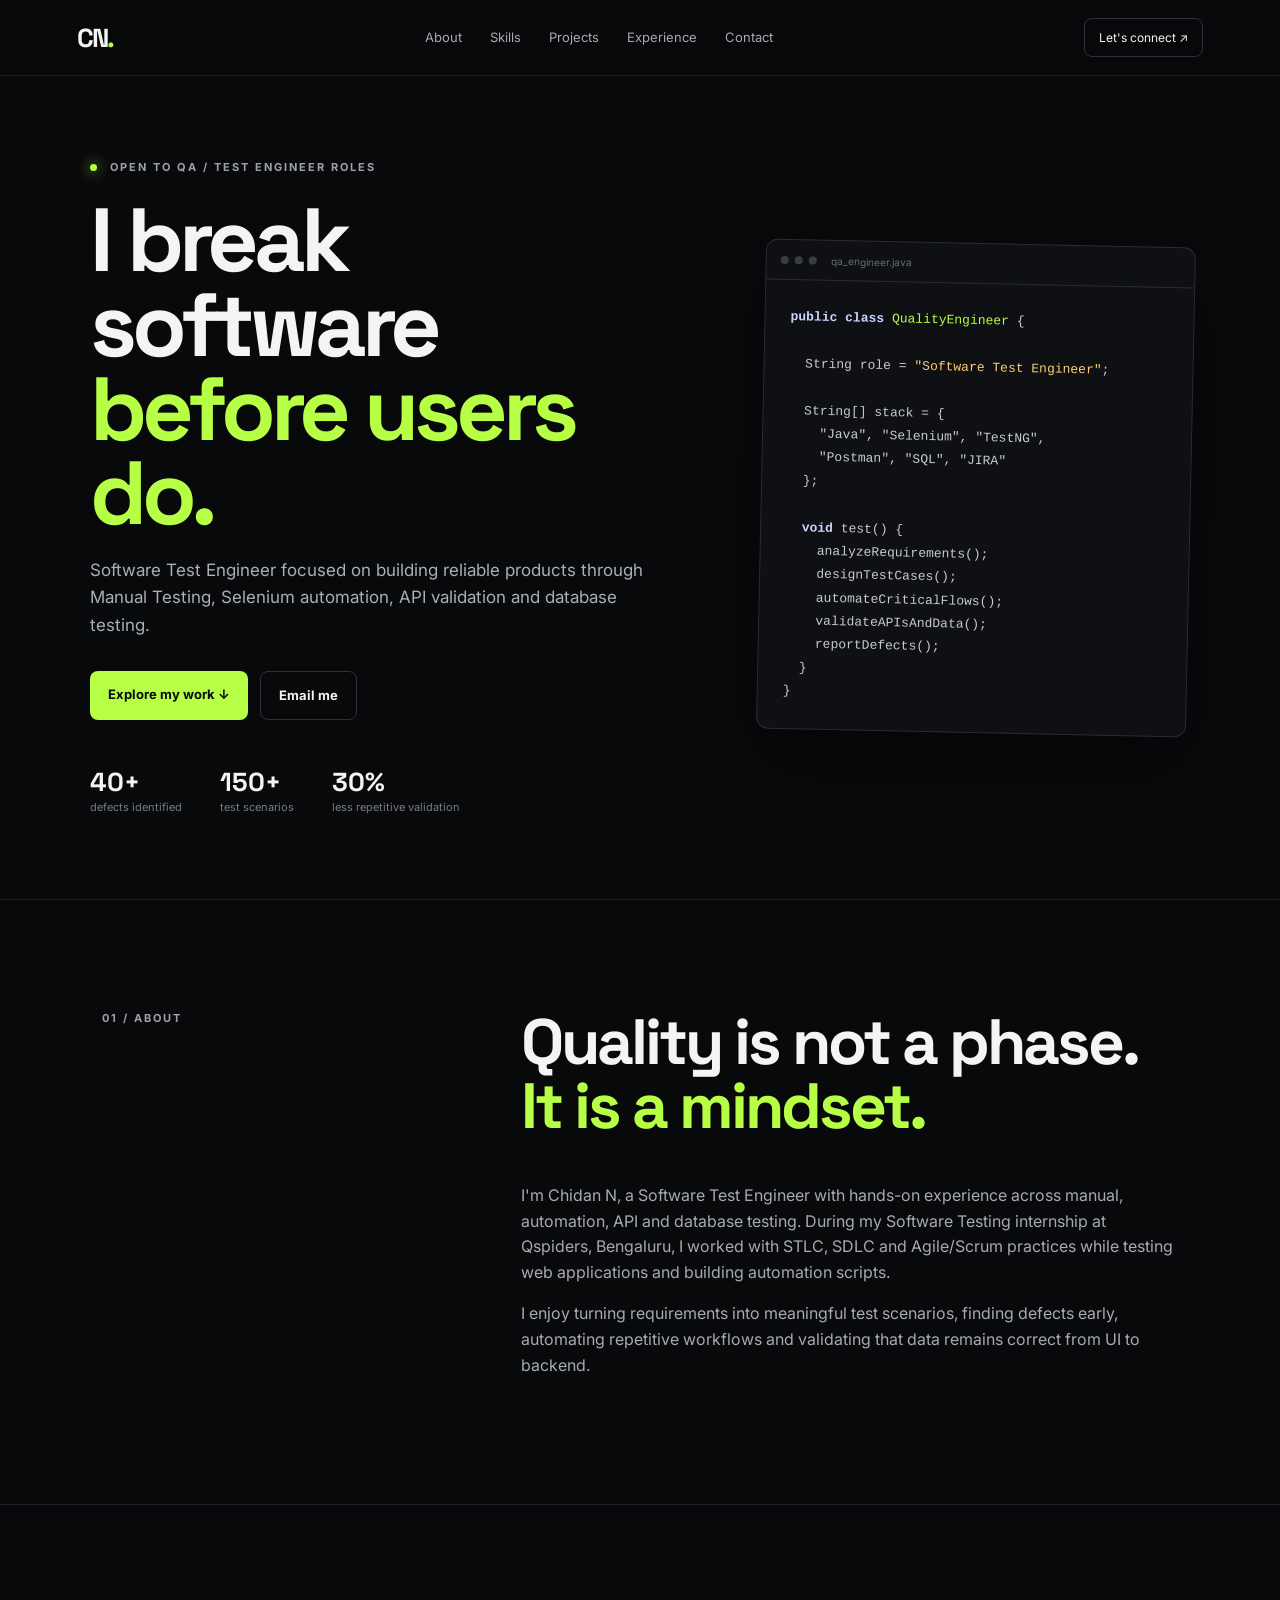
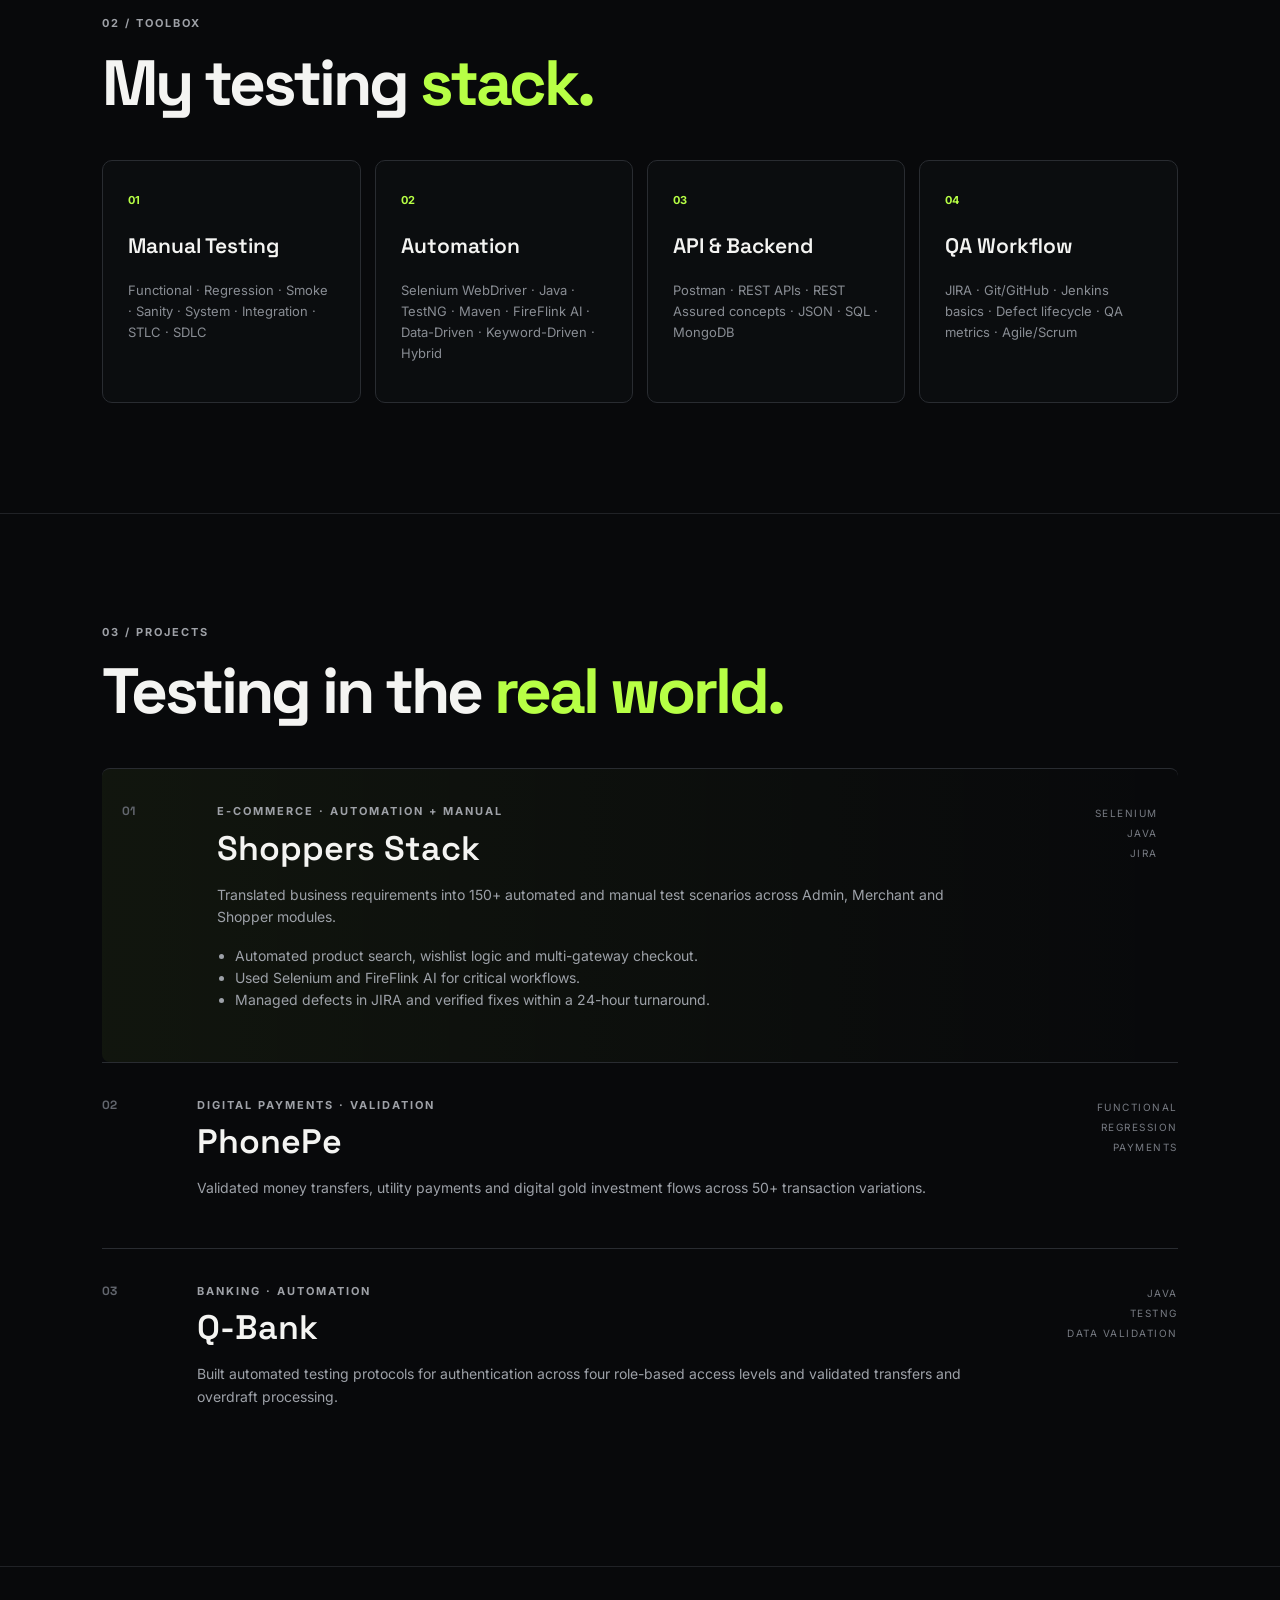
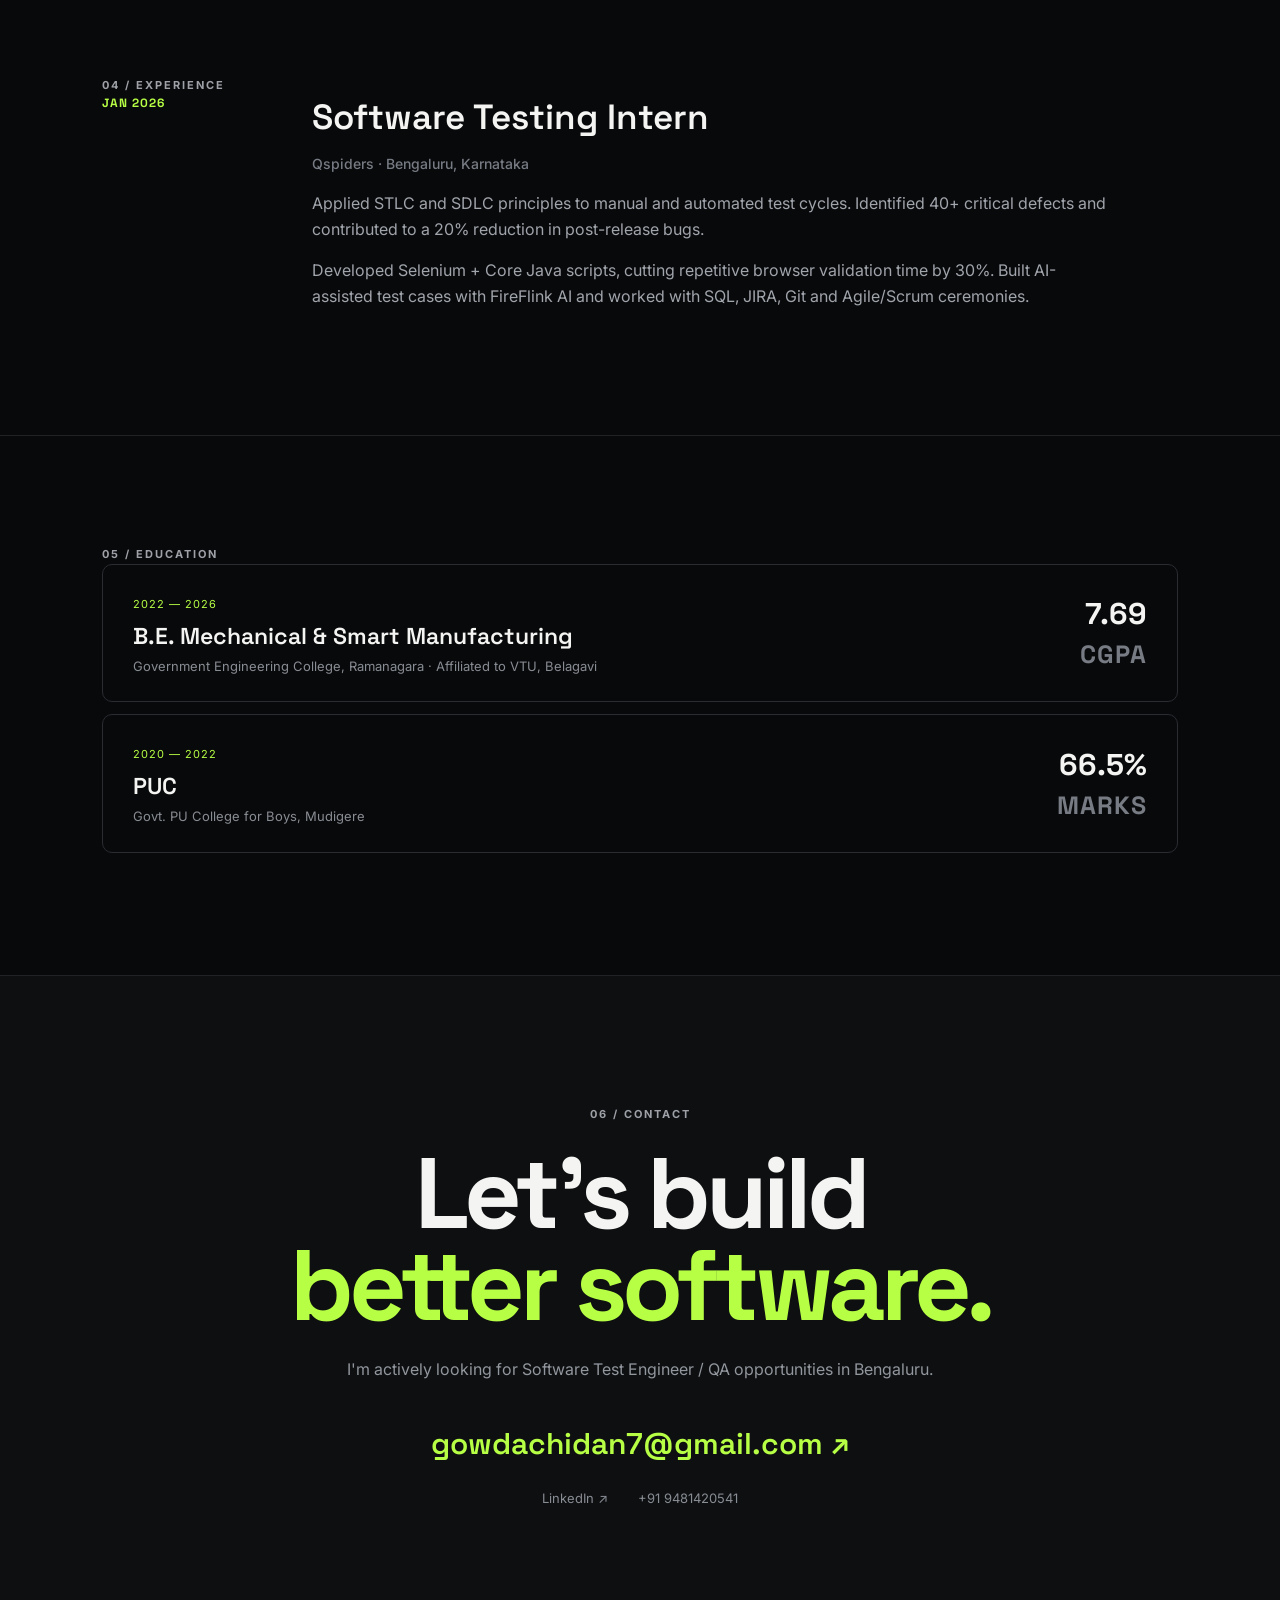
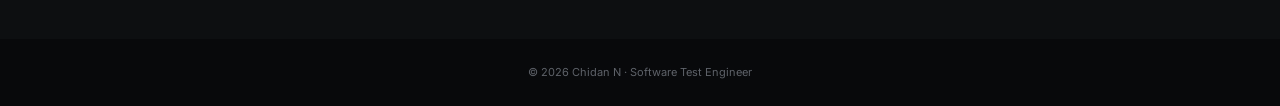
<file: index.html>
<!DOCTYPE html>
<html lang="en">
<head>
<meta charset="UTF-8">
<meta name="viewport" content="width=device-width, initial-scale=1.0">
<meta name="description" content="Chidan N — Software Test Engineer portfolio">
<title>Chidan N | Software Test Engineer</title>
<link rel="preconnect" href="https://fonts.googleapis.com">
<link rel="preconnect" href="https://fonts.gstatic.com" crossorigin>
<link href="https://fonts.googleapis.com/css2?family=Inter:wght@400;500;600;700;800&family=Space+Grotesk:wght@500;600;700&display=swap" rel="stylesheet">
<link rel="stylesheet" href="style.css">
</head>
<body>
<header class="nav">
  <a class="brand" href="#home">CN<span>.</span></a>
  <nav>
    <a href="#about">About</a><a href="#skills">Skills</a><a href="#projects">Projects</a>
    <a href="#experience">Experience</a><a href="#contact">Contact</a>
  </nav>
  <a class="nav-cta" href="#contact">Let's connect ↗</a>
</header>

<main>
<section id="home" class="hero">
  <div class="hero-copy">
    <div class="eyebrow"><span class="pulse"></span> OPEN TO QA / TEST ENGINEER ROLES</div>
    <h1>I break software<br><em>before users do.</em></h1>
    <p class="hero-text">Software Test Engineer focused on building reliable products through Manual Testing, Selenium automation, API validation and database testing.</p>
    <div class="hero-actions">
      <a class="btn primary" href="#projects">Explore my work ↓</a>
      <a class="btn ghost" href="mailto:gowdachidan7@gmail.com">Email me</a>
    </div>
    <div class="quick-stats">
      <div><strong>40+</strong><span>defects identified</span></div>
      <div><strong>150+</strong><span>test scenarios</span></div>
      <div><strong>30%</strong><span>less repetitive validation</span></div>
    </div>
  </div>
  <div class="terminal-card">
    <div class="terminal-top"><span></span><span></span><span></span><small>qa_engineer.java</small></div>
    <pre><code><b>public class</b> <i>QualityEngineer</i> {

  String role = <mark>"Software Test Engineer"</mark>;

  String[] stack = {
    "Java", "Selenium", "TestNG",
    "Postman", "SQL", "JIRA"
  };

  <b>void</b> test() {
    analyzeRequirements();
    designTestCases();
    automateCriticalFlows();
    validateAPIsAndData();
    reportDefects();
  }
}</code></pre>
  </div>
</section>

<section id="about" class="section about">
  <div class="section-label">01 / ABOUT</div>
  <div>
    <h2>Quality is not a phase.<br><span>It is a mindset.</span></h2>
    <p>I'm Chidan N, a Software Test Engineer with hands-on experience across manual, automation, API and database testing. During my Software Testing internship at Qspiders, Bengaluru, I worked with STLC, SDLC and Agile/Scrum practices while testing web applications and building automation scripts.</p>
    <p>I enjoy turning requirements into meaningful test scenarios, finding defects early, automating repetitive workflows and validating that data remains correct from UI to backend.</p>
  </div>
</section>

<section id="skills" class="section">
  <div class="section-label">02 / TOOLBOX</div>
  <h2>My testing <span>stack.</span></h2>
  <div class="skill-grid">
    <article><b>01</b><h3>Manual Testing</h3><p>Functional · Regression · Smoke · Sanity · System · Integration · STLC · SDLC</p></article>
    <article><b>02</b><h3>Automation</h3><p>Selenium WebDriver · Java · TestNG · Maven · FireFlink AI · Data-Driven · Keyword-Driven · Hybrid</p></article>
    <article><b>03</b><h3>API & Backend</h3><p>Postman · REST APIs · REST Assured concepts · JSON · SQL · MongoDB</p></article>
    <article><b>04</b><h3>QA Workflow</h3><p>JIRA · Git/GitHub · Jenkins basics · Defect lifecycle · QA metrics · Agile/Scrum</p></article>
  </div>
</section>

<section id="projects" class="section projects">
  <div class="section-label">03 / PROJECTS</div>
  <h2>Testing in the <span>real world.</span></h2>
  <div class="project-list">
    <article class="project featured">
      <div class="project-no">01</div>
      <div><div class="tag">E-COMMERCE · AUTOMATION + MANUAL</div><h3>Shoppers Stack</h3>
      <p>Translated business requirements into 150+ automated and manual test scenarios across Admin, Merchant and Shopper modules.</p>
      <ul><li>Automated product search, wishlist logic and multi-gateway checkout.</li><li>Used Selenium and FireFlink AI for critical workflows.</li><li>Managed defects in JIRA and verified fixes within a 24-hour turnaround.</li></ul></div>
      <div class="project-tech">SELENIUM<br>JAVA<br>JIRA</div>
    </article>
    <article class="project">
      <div class="project-no">02</div>
      <div><div class="tag">DIGITAL PAYMENTS · VALIDATION</div><h3>PhonePe</h3>
      <p>Validated money transfers, utility payments and digital gold investment flows across 50+ transaction variations.</p></div>
      <div class="project-tech">FUNCTIONAL<br>REGRESSION<br>PAYMENTS</div>
    </article>
    <article class="project">
      <div class="project-no">03</div>
      <div><div class="tag">BANKING · AUTOMATION</div><h3>Q-Bank</h3>
      <p>Built automated testing protocols for authentication across four role-based access levels and validated transfers and overdraft processing.</p></div>
      <div class="project-tech">JAVA<br>TESTNG<br>DATA VALIDATION</div>
    </article>
  </div>
</section>

<section id="experience" class="section experience">
  <div class="section-label">04 / EXPERIENCE</div>
  <div class="timeline">
    <div class="timeline-date">JAN 2026</div>
    <div><h2>Software Testing Intern</h2><h3>Qspiders · Bengaluru, Karnataka</h3>
      <p>Applied STLC and SDLC principles to manual and automated test cycles. Identified 40+ critical defects and contributed to a 20% reduction in post-release bugs.</p>
      <p>Developed Selenium + Core Java scripts, cutting repetitive browser validation time by 30%. Built AI-assisted test cases with FireFlink AI and worked with SQL, JIRA, Git and Agile/Scrum ceremonies.</p>
    </div>
  </div>
</section>

<section class="section education">
  <div class="section-label">05 / EDUCATION</div>
  <div class="edu-card"><div><span>2022 — 2026</span><h2>B.E. Mechanical & Smart Manufacturing</h2><p>Government Engineering College, Ramanagara · Affiliated to VTU, Belagavi</p></div><strong>7.69<br><small>CGPA</small></strong></div>
  <div class="edu-card compact"><div><span>2020 — 2022</span><h2>PUC</h2><p>Govt. PU College for Boys, Mudigere</p></div><strong>66.5%<br><small>MARKS</small></strong></div>
</section>

<section id="contact" class="contact">
  <div class="section-label">06 / CONTACT</div>
  <h2>Let's build<br><em>better software.</em></h2>
  <p>I'm actively looking for Software Test Engineer / QA opportunities in Bengaluru.</p>
  <a class="email" href="mailto:gowdachidan7@gmail.com">gowdachidan7@gmail.com ↗</a>
  <div class="contact-links">
    <a href="https://www.linkedin.com/in/chidan-n-958961424" target="_blank" rel="noopener">LinkedIn ↗</a>
    <a href="tel:+919481420541">+91 9481420541</a>
  </div>
</section>
</main>
<footer>© 2026 Chidan N · Software Test Engineer</footer>
<script src="script.js"></script>
</body>
</html>
</file>
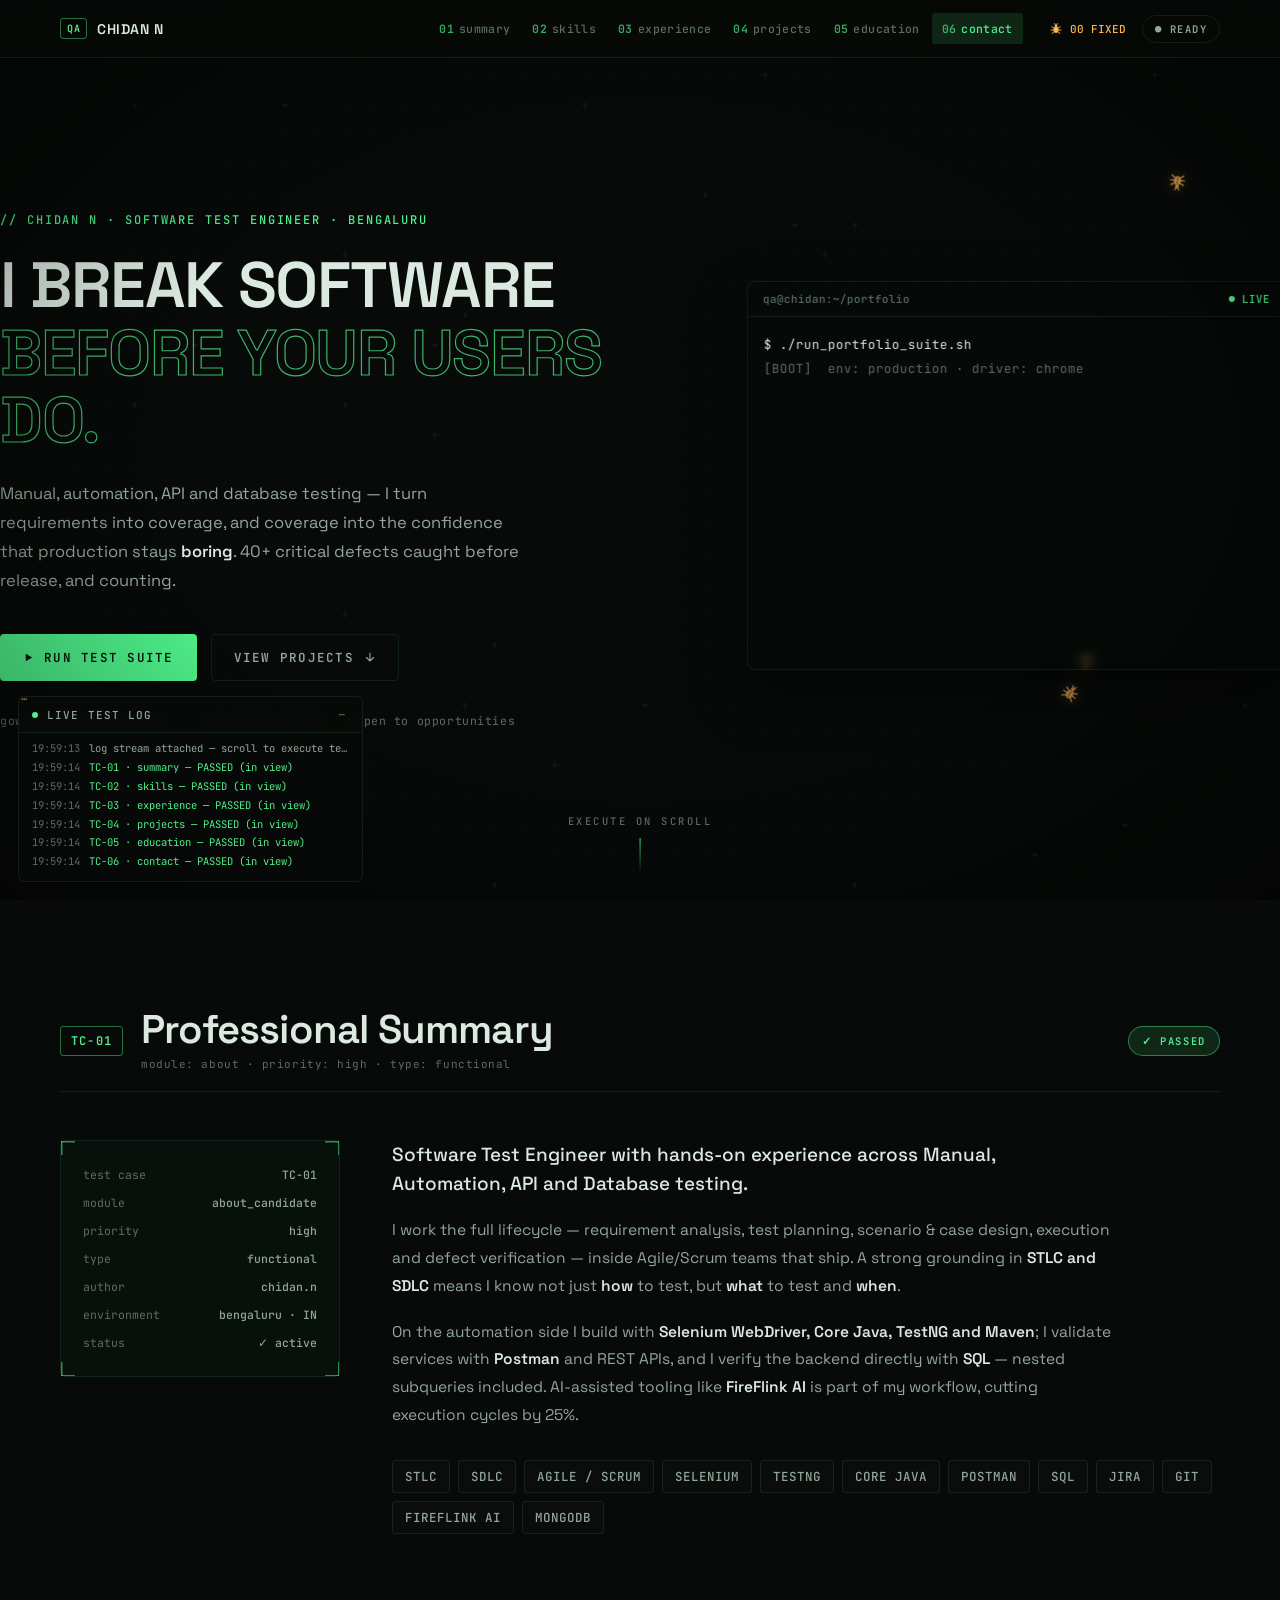
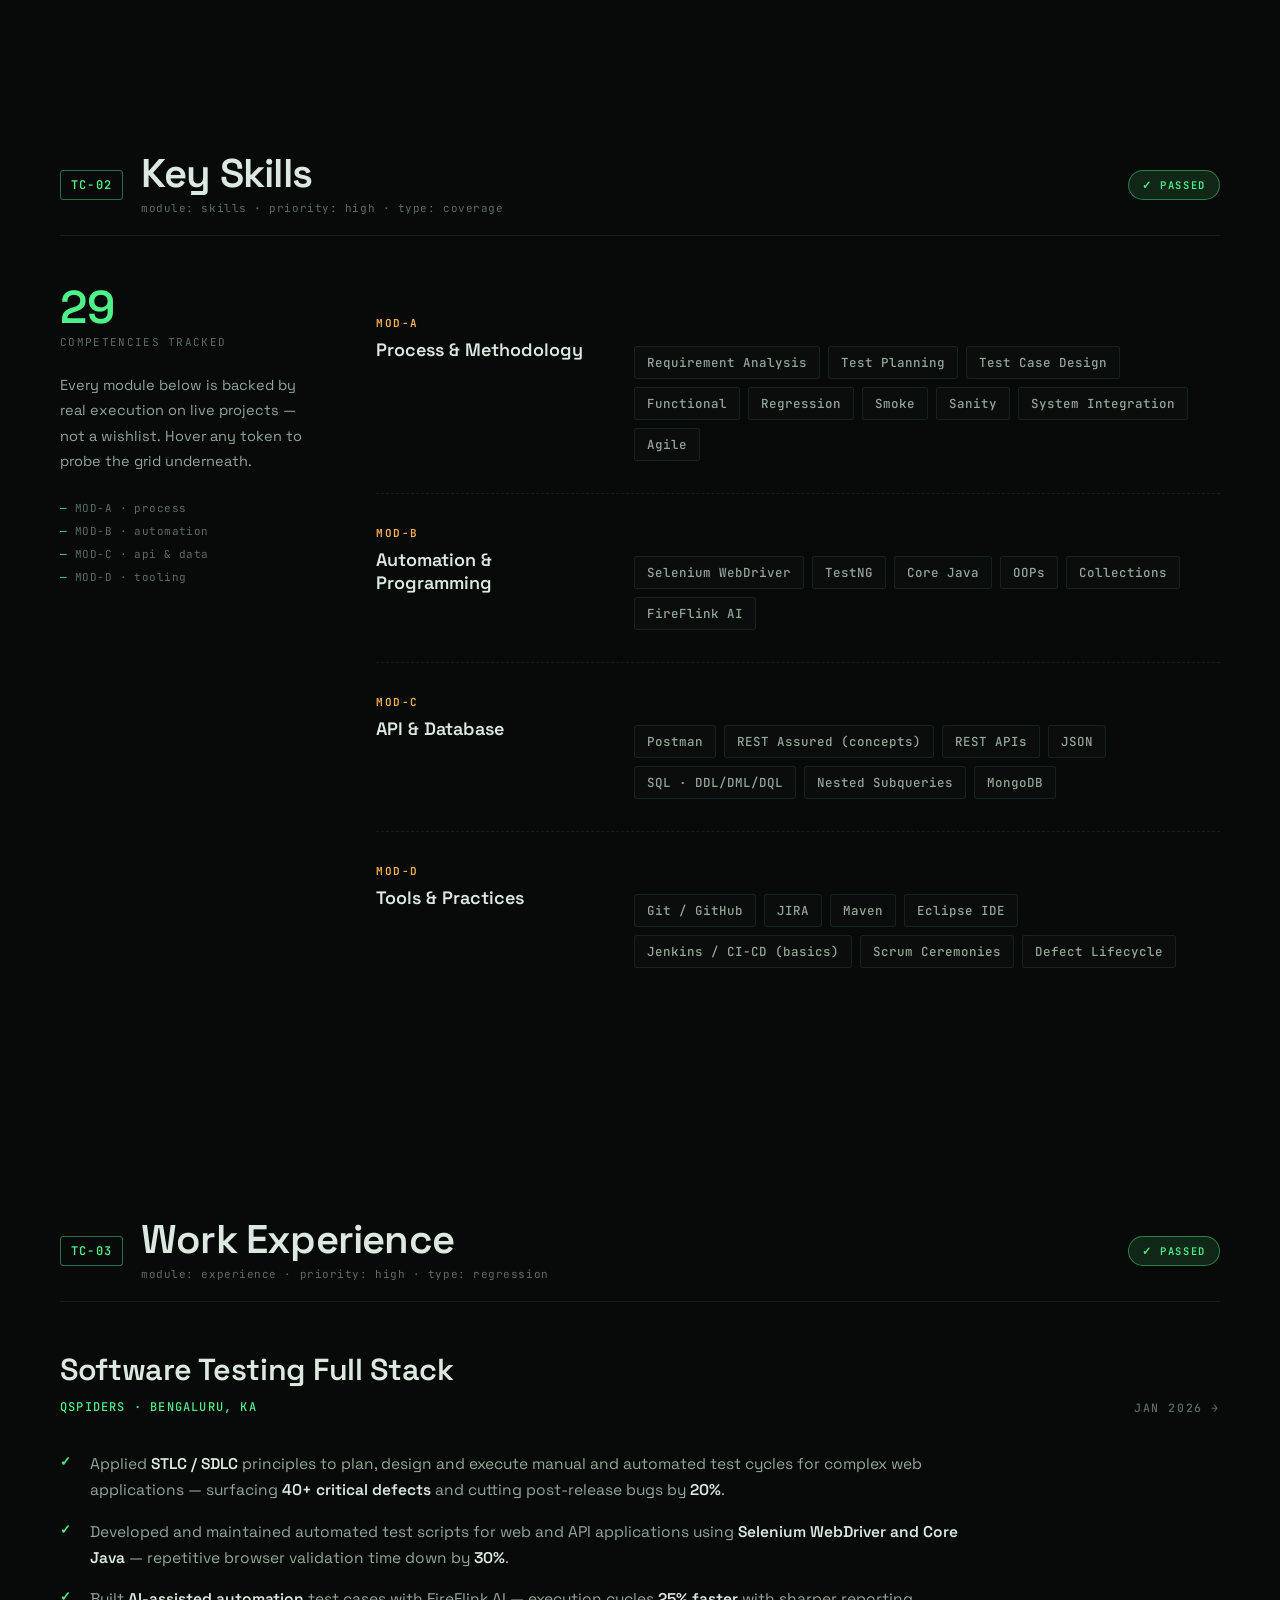
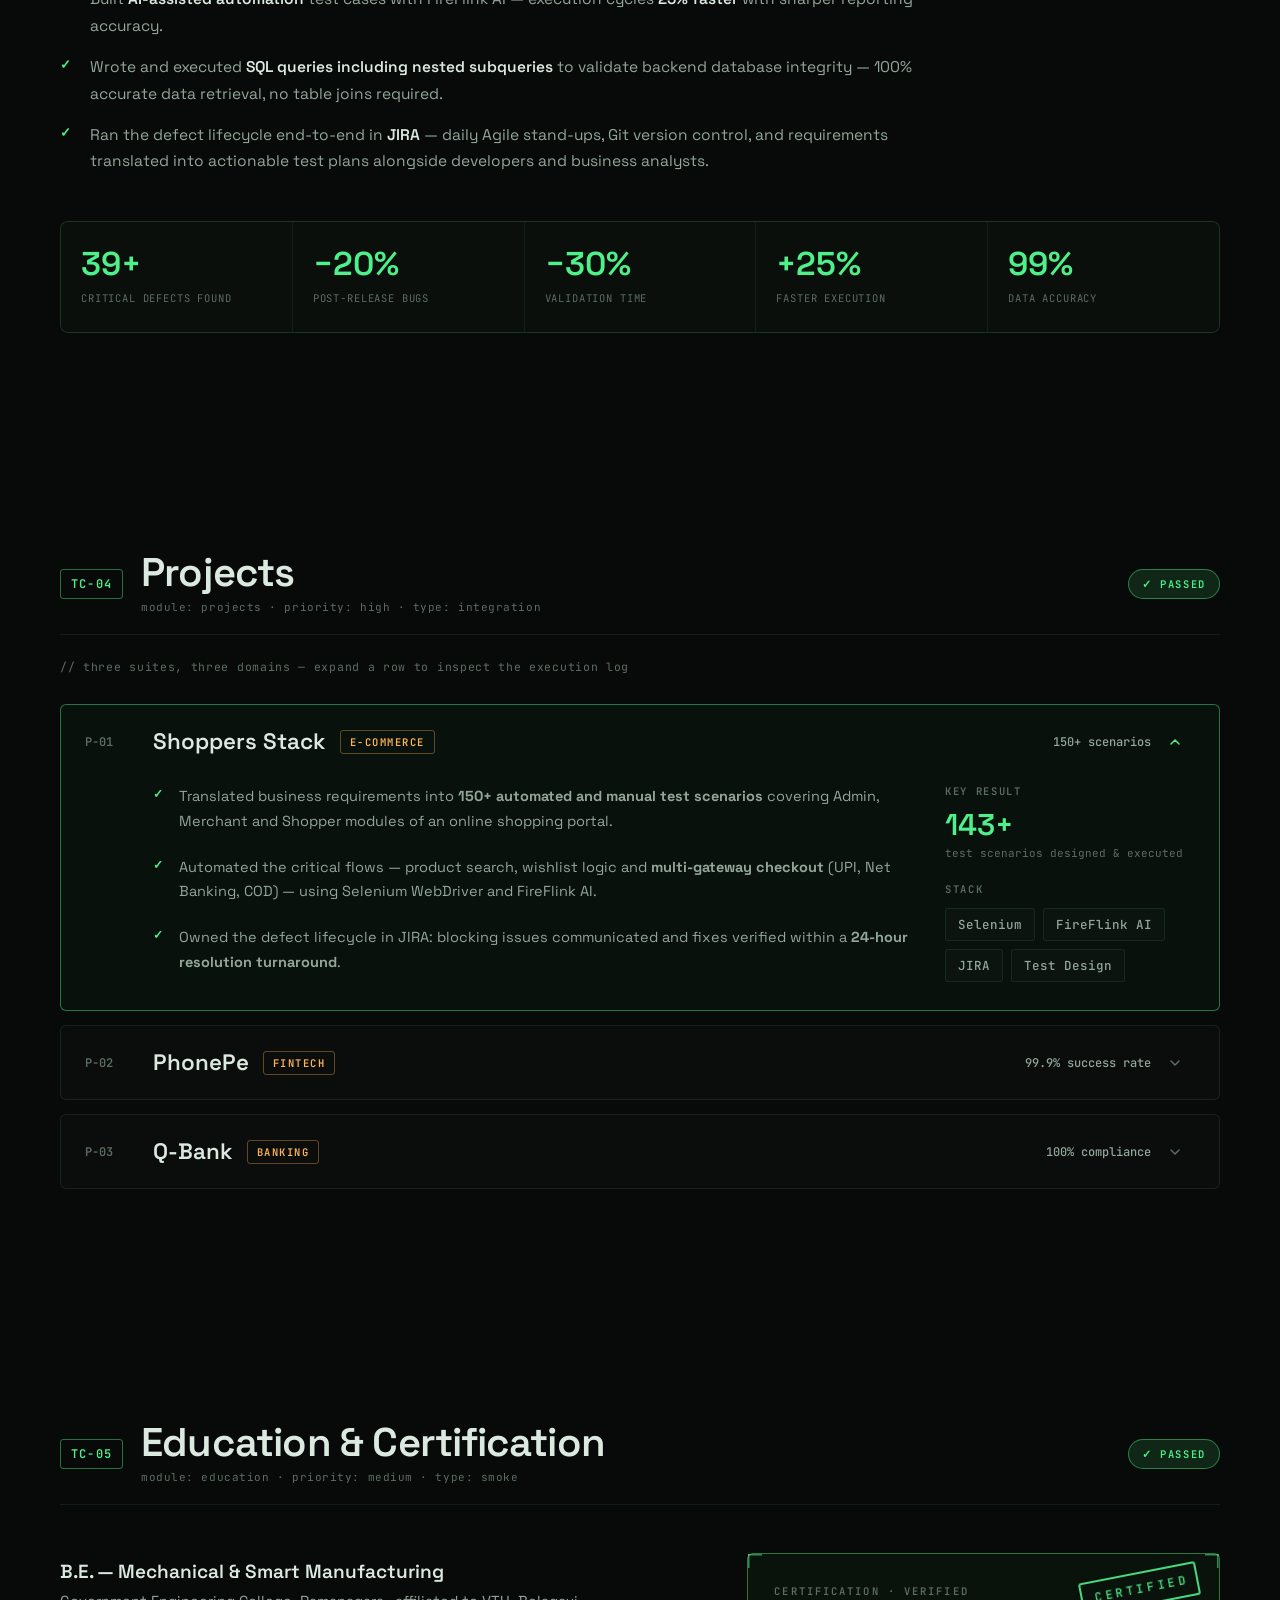
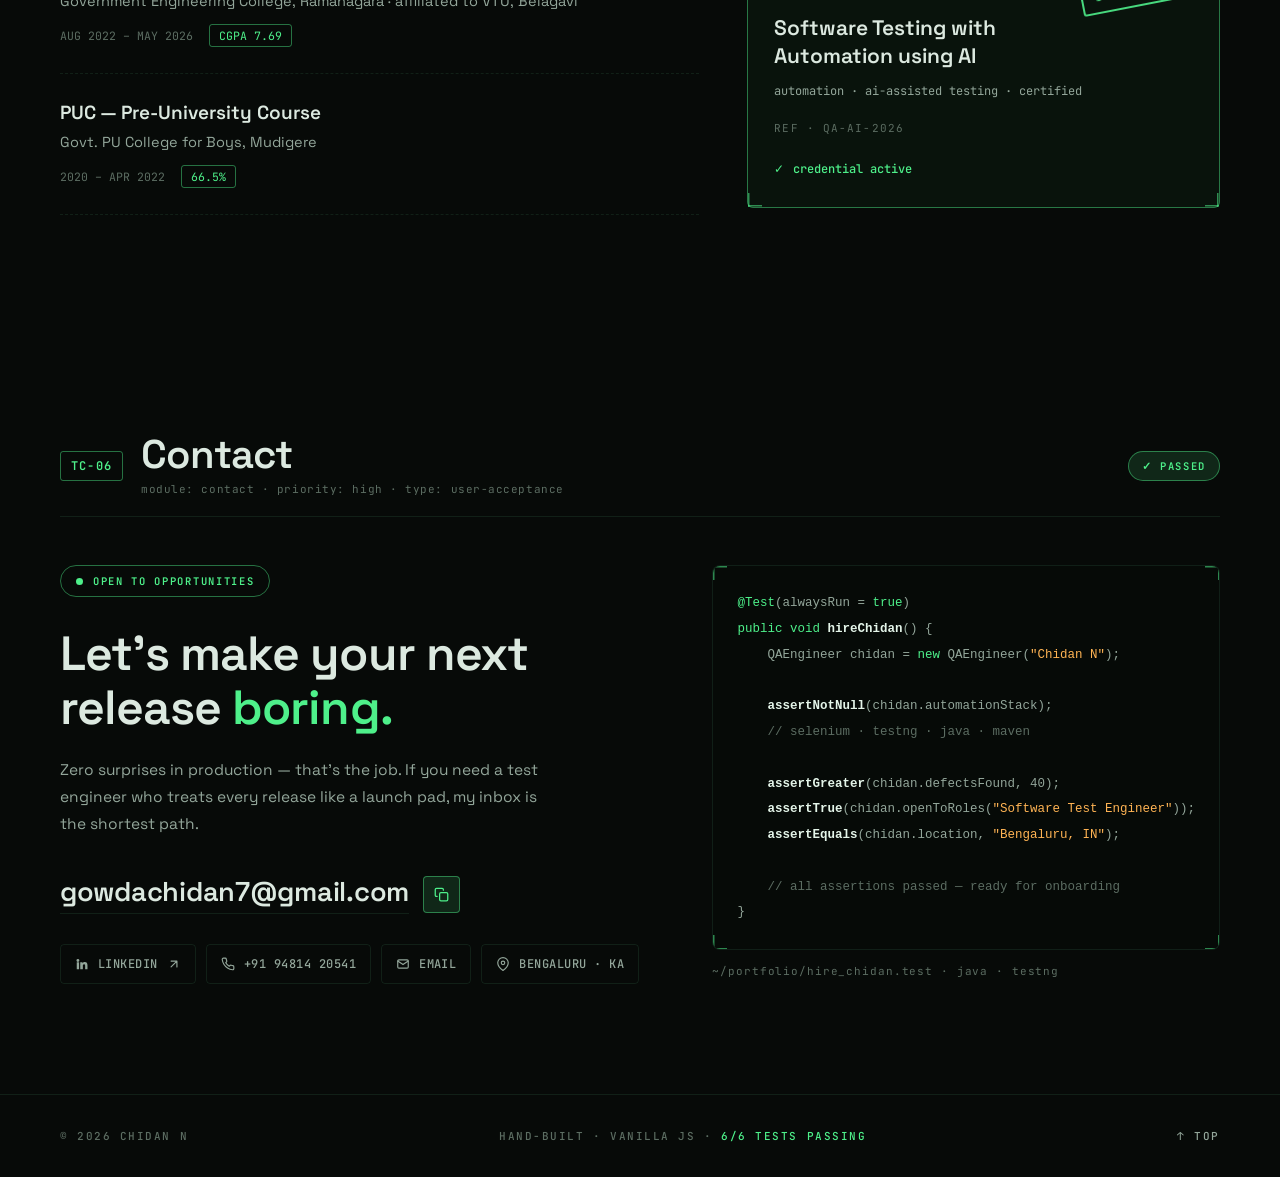
<file: Chidan_N_Software_Test_Engineer_2026.html>
<!DOCTYPE html>
<html lang="en">
<head>
<meta charset="UTF-8">
<meta name="viewport" content="width=device-width, initial-scale=1.0">
<title>Chidan N — Software Test Engineer</title>
<meta name="description" content="Portfolio of Chidan N, Software Test Engineer — manual, automation, API and database testing.">
<link rel="icon" href="data:image/svg+xml,%3Csvg xmlns='http://www.w3.org/2000/svg' viewBox='0 0 24 24'%3E%3Crect width='24' height='24' fill='%23070a08'/%3E%3Cpath d='M6 12.5l4 4 8-9' stroke='%234ef08a' stroke-width='2.5' fill='none'/%3E%3C/svg%3E">
<link rel="preconnect" href="https://fonts.googleapis.com">
<link rel="preconnect" href="https://fonts.gstatic.com" crossorigin>
<link href="https://fonts.googleapis.com/css2?family=Space+Grotesk:wght@400;500;600;700&family=JetBrains+Mono:wght@400;500;600&display=swap" rel="stylesheet">
<style>
/* ============ base ============ */
:root{
  --bg:#070a08; --bg2:#0a0f0b;
  --line:rgba(126,255,178,.09);
  --acc:#4ef08a; --acc-dim:rgba(78,240,138,.13); --acc-mid:rgba(78,240,138,.45);
  --amber:#ffb454; --red:#ff5c5c;
  --tx:#dce9e0; --tx2:#93a69a; --tx3:#5c6d62;
  --mono:'JetBrains Mono',ui-monospace,monospace;
  --disp:'Space Grotesk',sans-serif;
}
*{box-sizing:border-box;margin:0;padding:0}
html{scroll-behavior:smooth;scroll-padding-top:80px}
body{background:var(--bg);color:var(--tx);font-family:var(--disp);font-size:16px;overflow-x:hidden;-webkit-font-smoothing:antialiased}
::selection{background:rgba(78,240,138,.25)}
::-webkit-scrollbar{width:10px}
::-webkit-scrollbar-track{background:transparent}
::-webkit-scrollbar-thumb{background:#1c2a20;border-radius:5px;border:2px solid var(--bg)}
::-webkit-scrollbar-thumb:hover{background:#28402f}
a{color:inherit}
html.fine, html.fine *{cursor:none!important}
.grn{color:var(--acc)}

/* ============ overlays ============ */
#bg{position:fixed;inset:0;z-index:0}
#bugs{position:fixed;inset:0;z-index:1;pointer-events:none}
#vig{position:fixed;inset:0;z-index:3;pointer-events:none;background:radial-gradient(ellipse at center,transparent 55%,rgba(0,0,0,.45))}
#crt{position:fixed;inset:0;z-index:4;pointer-events:none;opacity:.55;background:repeating-linear-gradient(0deg,rgba(255,255,255,.012) 0 1px,transparent 1px 3px)}
main{position:relative;z-index:2;pointer-events:none}
.wrap{width:min(1160px,100% - 48px);margin:0 auto;pointer-events:auto}

/* ============ boot ============ */
#boot{position:fixed;inset:0;z-index:100;background:var(--bg);display:flex;align-items:center;justify-content:center;transition:opacity .5s}
#boot.off{opacity:0;pointer-events:none}
#bootBody{font:12.5px/2.2 var(--mono);color:var(--tx3);width:min(430px,86vw)}
#bootBody div:first-child{color:var(--acc)}
.boot-skip{position:absolute;bottom:26px;left:50%;transform:translateX(-50%);font:10.5px var(--mono);color:var(--tx3);letter-spacing:.2em}

/* ============ custom cursor ============ */
#cursor{position:fixed;inset:0;z-index:60;pointer-events:none;font-family:var(--mono)}
.chv,.chh{position:absolute;background:rgba(78,240,138,.09);transition:opacity .5s}
.chv{top:0;bottom:0;left:0;width:1px}
.chh{left:0;right:0;top:0;height:1px}
.ret{position:absolute;left:0;top:0;width:0;height:0}
.ret i{position:absolute;width:7px;height:7px;border:0 solid rgba(78,240,138,.85);transition:.18s}
.c1{left:-13px;top:-13px;border-left-width:1.5px;border-top-width:1.5px}
.c2{left:6px;top:-13px;border-right-width:1.5px;border-top-width:1.5px}
.c3{left:-13px;top:6px;border-left-width:1.5px;border-bottom-width:1.5px}
.c4{left:6px;top:6px;border-right-width:1.5px;border-bottom-width:1.5px}
.cdot{left:-1.5px;top:-1.5px;width:3px;height:3px;background:var(--acc);border:0!important;border-radius:50%}
#cursor.aim .c1{left:-20px;top:-20px}#cursor.aim .c2{left:13px;top:-20px}
#cursor.aim .c3{left:-20px;top:13px}#cursor.aim .c4{left:13px;top:13px}
#cursor.aim .ret i{border-color:var(--acc)}
.chread{position:absolute;left:0;top:0;font-size:10px;color:rgba(78,240,138,.55);letter-spacing:.06em;white-space:nowrap;transition:opacity .5s}
#cursor.idle .chv,#cursor.idle .chh,#cursor.idle .chread{opacity:0}

/* ============ topbar ============ */
#prog{position:fixed;top:0;left:0;height:2px;width:0;background:var(--acc);z-index:52}
#topbar{position:fixed;top:0;left:0;right:0;z-index:50;height:58px;display:flex;align-items:center;background:rgba(7,10,8,.74);backdrop-filter:blur(10px);border-bottom:1px solid var(--line)}
.tb-in{width:min(1160px,100% - 48px);margin:0 auto;display:flex;align-items:center;gap:26px}
.tb-logo{display:flex;align-items:center;gap:10px;font:600 14px var(--disp);letter-spacing:.04em;text-decoration:none}
.tb-logo .lg{font:600 10px var(--mono);color:var(--acc);border:1px solid var(--acc-mid);padding:3px 6px;border-radius:3px}
.tb-nav{display:flex;gap:2px;margin-left:auto}
.tb-nav a{font:500 11.5px var(--mono);color:var(--tx3);padding:8px 10px;border-radius:3px;text-decoration:none;letter-spacing:.03em;transition:.18s}
.tb-nav a b{color:var(--acc);font-weight:600;margin-right:5px;opacity:.7}
.tb-nav a:hover{color:var(--tx)}
.tb-nav a.on{color:var(--acc);background:var(--acc-dim)}
@keyframes navpulse{50%{background:var(--acc-dim);color:var(--acc)}}
.tb-nav a.pulse{animation:navpulse .55s}
.tb-right{display:flex;align-items:center;gap:16px;margin-left:auto}
.tb-nav ~ .tb-right{margin-left:0}
.pill{font:600 10.5px var(--mono);letter-spacing:.14em;padding:6px 12px;border-radius:999px;border:1px solid var(--line);color:var(--tx2);white-space:nowrap}
.pill.running{color:var(--amber);border-color:rgba(255,180,84,.5);animation:blink 1s steps(1) infinite}
.pill.passed{color:var(--acc);border-color:var(--acc-mid);background:var(--acc-dim)}
@keyframes blink{50%{opacity:.35}}
.bugct{display:flex;align-items:center;gap:7px;font:500 11px var(--mono);color:var(--amber);white-space:nowrap}
.bugct svg{width:14px;height:14px}

/* ============ hero ============ */
#hero{min-height:100vh;display:flex;align-items:center;padding:130px 0 90px;position:relative}
.hero-grid{display:grid;grid-template-columns:1.12fr .88fr;gap:56px;align-items:center;width:100%}
.kicker{font:500 12px var(--mono);color:var(--acc);letter-spacing:.16em;margin-bottom:24px}
h1{font:600 clamp(2.4rem,5vw,4.2rem)/1.05 var(--disp);letter-spacing:-.02em;text-transform:uppercase}
h1 .out{color:transparent;-webkit-text-stroke:1.2px rgba(78,240,138,.75)}
.hero-sub{margin-top:26px;max-width:530px;color:var(--tx2);font-size:16.5px;line-height:1.75}
.hero-sub b{color:var(--tx);font-weight:600}
.hero-cta{display:flex;gap:14px;margin-top:38px;flex-wrap:wrap}
.btn{font:600 12.5px var(--mono);letter-spacing:.1em;padding:14px 22px;border-radius:4px;border:1px solid transparent;display:inline-flex;align-items:center;gap:10px;transition:.2s;text-transform:uppercase;text-decoration:none}
.btn-p{background:var(--acc);color:#04170b}
.btn-p:hover{transform:translateY(-2px);box-shadow:0 10px 30px rgba(78,240,138,.22)}
.btn-g{border-color:var(--line);color:var(--tx2)}
.btn-g:hover{border-color:var(--acc-mid);color:var(--acc);transform:translateY(-2px)}
.hero-note{margin-top:32px;font:11.5px var(--mono);color:var(--tx3);letter-spacing:.05em}
.hero-term{will-change:transform}
.term{border:1px solid var(--line);border-radius:8px;background:rgba(6,10,8,.72);backdrop-filter:blur(4px);overflow:hidden;box-shadow:0 24px 60px rgba(0,0,0,.45)}
.term-head{display:flex;justify-content:space-between;align-items:center;padding:10px 15px;border-bottom:1px solid var(--line);font:500 11px var(--mono);color:var(--tx3)}
.term-live{color:var(--acc);display:flex;align-items:center;gap:7px}
.term-live i{width:6px;height:6px;border-radius:50%;background:var(--acc);animation:blink 1.6s steps(1) infinite}
.term-body{padding:16px 16px 18px;font:12.5px/1.9 var(--mono);height:352px;overflow-y:auto;white-space:pre}
.tl.cmd{color:var(--tx)} .tl.dim{color:var(--tx3)} .tl.run{color:var(--tx2)} .tl.pass{color:var(--acc)} .tl.res{color:var(--acc);font-weight:600}
.tcur{display:inline-block;width:7px;height:14px;background:var(--acc);vertical-align:-2px;margin-left:2px;animation:blink 1s steps(1) infinite}
.scroll-hint{position:absolute;bottom:26px;left:50%;transform:translateX(-50%);font:500 10.5px var(--mono);letter-spacing:.24em;color:var(--tx3);display:flex;flex-direction:column;align-items:center;gap:10px;transition:opacity .4s}
.scroll-hint .bar{width:1px;height:36px;background:linear-gradient(var(--acc),transparent);animation:drip 1.8s infinite}
@keyframes drip{0%{transform:scaleY(0);transform-origin:top}55%{transform:scaleY(1);transform-origin:top}56%{transform-origin:bottom}100%{transform:scaleY(0);transform-origin:bottom}}

/* ============ sections ============ */
section{padding:110px 0;position:relative}
@keyframes secflash{0%{box-shadow:inset 0 0 0 1px rgba(78,240,138,.35);background:rgba(78,240,138,.035)}100%{background:transparent}}
section.flash{animation:secflash .95s ease-out}
.sec-head{display:flex;align-items:center;gap:18px;padding-bottom:20px;border-bottom:1px solid var(--line);margin-bottom:48px;flex-wrap:wrap}
.sec-id{font:600 12px var(--mono);color:var(--acc);border:1px solid var(--acc-mid);padding:6px 10px;border-radius:3px;letter-spacing:.1em}
.sec-tt{display:flex;flex-direction:column;gap:7px}
.sec-tt h2{font:600 clamp(1.7rem,3.4vw,2.5rem)/1 var(--disp);letter-spacing:-.02em}
.sec-meta{font:11px var(--mono);color:var(--tx3);letter-spacing:.05em}
.sec-status{margin-left:auto;font:600 10.5px var(--mono);letter-spacing:.16em;padding:7px 13px;border-radius:999px;border:1px solid rgba(255,180,84,.4);color:var(--amber);white-space:nowrap;transition:.25s}
.sec-status.done{border-color:var(--acc-mid);color:var(--acc);background:var(--acc-dim)}
@keyframes pop{35%{transform:scale(1.22)}}
.sec-status.pop{animation:pop .45s}

.reveal{opacity:0;transform:translateY(26px);transition:opacity .7s cubic-bezier(.2,.7,.2,1),transform .7s cubic-bezier(.2,.7,.2,1);transition-delay:var(--d,0s)}
.reveal.in{opacity:1;transform:none}

.corners{--cn:rgba(78,240,138,.55);position:relative}
.corners::before{content:"";position:absolute;inset:0;pointer-events:none;background:
 linear-gradient(var(--cn),var(--cn)) left 0 top 0/14px 1.5px no-repeat,
 linear-gradient(var(--cn),var(--cn)) left 0 top 0/1.5px 14px no-repeat,
 linear-gradient(var(--cn),var(--cn)) right 0 top 0/14px 1.5px no-repeat,
 linear-gradient(var(--cn),var(--cn)) right 0 top 0/1.5px 14px no-repeat,
 linear-gradient(var(--cn),var(--cn)) left 0 bottom 0/14px 1.5px no-repeat,
 linear-gradient(var(--cn),var(--cn)) left 0 bottom 0/1.5px 14px no-repeat,
 linear-gradient(var(--cn),var(--cn)) right 0 bottom 0/14px 1.5px no-repeat,
 linear-gradient(var(--cn),var(--cn)) right 0 bottom 0/1.5px 14px no-repeat}

/* ============ summary ============ */
.sum-grid{display:grid;grid-template-columns:280px 1fr;gap:52px;align-items:start}
.sum-meta{border:1px solid var(--line);background:rgba(78,240,138,.028);border-radius:6px;padding:26px 22px;display:grid;gap:13px}
.sm-row{display:flex;justify-content:space-between;gap:12px;font:11.5px var(--mono)}
.sm-row span{color:var(--tx3)} .sm-row b{color:var(--tx2);font-weight:500;text-align:right}
.sum-body p{color:var(--tx2);line-height:1.8;font-size:15.5px;max-width:720px}
.sum-body p+p{margin-top:18px}
.sum-body .lead{font-size:19px;color:var(--tx);font-weight:500;line-height:1.55;max-width:640px}
.sum-body b{color:var(--tx);font-weight:600}
.tokens{display:flex;flex-wrap:wrap;gap:8px;margin-top:30px}
.token{font:500 12.5px var(--mono);color:var(--tx2);border:1px solid var(--line);padding:7px 12px;border-radius:3px;background:rgba(255,255,255,.015);transition:.18s}
.token:hover{color:var(--acc);border-color:var(--acc-mid);background:var(--acc-dim);transform:translateY(-2px)}

/* ============ skills ============ */
.sk-grid{display:grid;grid-template-columns:260px 1fr;gap:56px;align-items:start}
.sk-note{position:sticky;top:110px}
.sk-count b{display:block;font:600 46px/1 var(--disp);color:var(--acc)}
.sk-count span{font:11px var(--mono);color:var(--tx3);letter-spacing:.12em;text-transform:uppercase}
.sk-note p{margin-top:22px;color:var(--tx2);font-size:14.5px;line-height:1.75}
.sk-index{display:grid;gap:9px;margin-top:26px;font:11px var(--mono);color:var(--tx3);letter-spacing:.04em}
.sk-index span::before{content:"— ";color:var(--acc)}
.skill-group{display:grid;grid-template-columns:230px 1fr;gap:28px;padding:32px 0;border-bottom:1px dashed var(--line)}
.skill-group:last-child{border-bottom:0}
.sg-id{font:600 11px var(--mono);color:var(--amber);letter-spacing:.14em}
.sg-name{font:600 18px var(--disp);margin-top:8px}

/* ============ experience ============ */
.xp-head{display:flex;justify-content:space-between;align-items:flex-end;gap:24px;flex-wrap:wrap}
.xp-title{font:600 clamp(1.4rem,2.6vw,1.9rem) var(--disp);letter-spacing:-.01em}
.xp-org{font:500 12px var(--mono);color:var(--acc);letter-spacing:.1em;margin-top:10px}
.xp-date{font:500 11.5px var(--mono);color:var(--tx3);letter-spacing:.14em}
.xp-list{list-style:none;max-width:900px;display:grid;gap:15px;margin-top:36px}
.xp-list li{position:relative;padding-left:30px;color:var(--tx2);line-height:1.7;font-size:15.5px}
.xp-list li::before{content:"✓";position:absolute;left:0;top:2px;color:var(--acc);font:600 13px var(--mono)}
.xp-list b{color:var(--tx);font-weight:600}
.stats{display:grid;grid-template-columns:repeat(5,1fr);gap:1px;background:var(--line);border:1px solid var(--line);border-radius:8px;overflow:hidden;margin-top:46px}
.stat{background:var(--bg2);padding:26px 20px}
.stat .num{font:600 33px/1 var(--disp);color:var(--acc)}
.stat .lbl{font:10.5px var(--mono);color:var(--tx3);letter-spacing:.08em;text-transform:uppercase;margin-top:10px;line-height:1.5}

/* ============ projects ============ */
.proj-note{font:11.5px var(--mono);color:var(--tx3);letter-spacing:.06em;margin:-24px 0 30px}
.prow{border:1px solid var(--line);border-radius:6px;margin-bottom:14px;background:rgba(255,255,255,.014);transition:.25s;overflow:hidden}
.prow.open{border-color:var(--acc-mid);background:rgba(78,240,138,.03)}
.prow-head{display:grid;grid-template-columns:52px 1fr auto 28px;align-items:center;gap:16px;padding:22px 24px;user-select:none}
.p-id{font:600 12px var(--mono);color:var(--tx3)}
.p-name{font:600 clamp(1.1rem,2vw,1.4rem) var(--disp);transition:.2s}
.prow-head:hover .p-name{color:var(--acc)}
.p-tag{font:600 10.5px var(--mono);color:var(--amber);border:1px solid rgba(255,180,84,.35);padding:4px 9px;border-radius:3px;letter-spacing:.14em;margin-left:14px;vertical-align:3px;white-space:nowrap}
.p-metric{font:500 12px var(--mono);color:var(--tx2)}
.chev{width:16px;height:16px;color:var(--tx3);transition:transform .35s}
.prow.open .chev{transform:rotate(180deg);color:var(--acc)}
.prow-body{display:grid;grid-template-rows:0fr;transition:grid-template-rows .5s cubic-bezier(.2,.8,.2,1)}
.prow.open .prow-body{grid-template-rows:1fr}
.prow-body>div{overflow:hidden;min-height:0}
.prow-body-in{display:grid;grid-template-columns:1fr 250px;gap:36px;padding:6px 24px 28px 92px}
.pb-list{list-style:none;display:grid;gap:13px}
.pb-list li{position:relative;padding-left:26px;color:var(--tx2);line-height:1.7;font-size:14.5px}
.pb-list li::before{content:"✓";position:absolute;left:0;top:2px;color:var(--acc);font:600 12px var(--mono)}
.pb-side .k{font:600 10.5px var(--mono);color:var(--tx3);letter-spacing:.16em;margin-bottom:12px}
.pb-side .kv{font:600 30px/1 var(--disp);color:var(--acc);margin-bottom:6px}
.pb-side .kl{font:11px var(--mono);color:var(--tx3);margin-bottom:22px}
.pb-side .tokens{margin-top:0}

/* ============ education ============ */
.edu-grid{display:grid;grid-template-columns:1.15fr .85fr;gap:48px;align-items:start}
.edu-item{padding:26px 0;border-bottom:1px dashed var(--line)}
.edu-item:first-child{padding-top:6px}
.edu-h{font:600 19px var(--disp)}
.edu-s{color:var(--tx2);font-size:14.5px;margin-top:8px}
.edu-m{display:flex;gap:16px;flex-wrap:wrap;font:11.5px var(--mono);color:var(--tx3);margin-top:14px;align-items:center}
.edu-chip{color:var(--acc);border:1px solid var(--acc-mid);padding:3px 9px;border-radius:3px}
.cert{border:1px solid var(--acc-mid);border-radius:6px;padding:30px 26px;position:relative;background:rgba(78,240,138,.04)}
.cert-k{font:600 10.5px var(--mono);color:var(--tx3);letter-spacing:.2em}
.cert-t{font:600 21px/1.3 var(--disp);margin-top:16px;max-width:80%}
.cert-m{font:12px var(--mono);color:var(--tx2);margin-top:14px}
.cert-serial{font:11px var(--mono);color:var(--tx3);margin-top:22px;letter-spacing:.1em}
.cert-row{display:flex;align-items:center;gap:9px;font:500 12px var(--mono);color:var(--acc);margin-top:26px}
.stamp{position:absolute;right:20px;top:18px;transform:rotate(-11deg) scale(3);opacity:0;border:2px solid var(--acc);color:var(--acc);font:600 12px var(--mono);letter-spacing:.3em;padding:7px 8px 7px 12px;border-radius:3px}
.reveal.in .stamp{animation:stampIn .5s .45s cubic-bezier(.2,1.6,.3,1) forwards}
@keyframes stampIn{to{transform:rotate(-11deg) scale(1);opacity:.9}}

/* ============ contact ============ */
.c-grid{display:grid;grid-template-columns:1.1fr .9fr;gap:56px;align-items:start}
.c-avail{display:inline-flex;align-items:center;gap:10px;font:600 10.5px var(--mono);letter-spacing:.16em;color:var(--acc);border:1px solid var(--acc-mid);border-radius:999px;padding:8px 15px;margin-bottom:30px}
.c-avail i{width:7px;height:7px;border-radius:50%;background:var(--acc);animation:ping 1.8s infinite}
@keyframes ping{0%{box-shadow:0 0 0 0 rgba(78,240,138,.5)}70%{box-shadow:0 0 0 9px rgba(78,240,138,0)}100%{box-shadow:0 0 0 0 rgba(78,240,138,0)}}
.c-title{font:600 clamp(1.9rem,4.2vw,3rem)/1.12 var(--disp);letter-spacing:-.02em}
.c-title em{font-style:normal;color:var(--acc)}
.c-sub{color:var(--tx2);line-height:1.75;margin-top:22px;max-width:480px;font-size:15.5px}
.c-mailrow{display:flex;align-items:center;gap:14px;margin-top:36px;flex-wrap:wrap}
.c-mail{font:600 clamp(1.15rem,2.6vw,1.7rem) var(--disp);text-decoration:none;letter-spacing:-.01em;transition:.2s;border-bottom:1px solid var(--line);padding-bottom:4px}
.c-mail:hover{color:var(--acc);border-color:var(--acc-mid)}
.copy{background:var(--acc-dim);border:1px solid var(--acc-mid);color:var(--acc);border-radius:4px;padding:10px;display:inline-flex;transition:.2s}
.copy:hover{background:var(--acc);color:#04170b}
.copy svg{width:15px;height:15px}
.c-links{display:flex;flex-wrap:wrap;gap:10px;margin-top:30px}
.c-link{display:inline-flex;align-items:center;gap:9px;font:500 12px var(--mono);color:var(--tx2);border:1px solid var(--line);border-radius:4px;padding:11px 14px;text-decoration:none;transition:.18s;letter-spacing:.04em}
.c-link:hover{color:var(--acc);border-color:var(--acc-mid);transform:translateY(-2px)}
.c-link svg{width:14px;height:14px}
.code{background:rgba(6,10,8,.7);border:1px solid var(--line);border-radius:8px;padding:24px;font:12.5px/1.9 var(--mono);color:var(--tx2);overflow-x:auto}
.code .kw{color:var(--acc)} .code .st{color:var(--amber)} .code .cm{color:var(--tx3)} .code .fn{color:#e4f5e9;font-weight:600}
.code-file{font:11px var(--mono);color:var(--tx3);margin-top:14px;letter-spacing:.08em}

/* ============ footer ============ */
footer{border-top:1px solid var(--line);padding:34px 0;position:relative;z-index:2}
.foot-in{display:flex;justify-content:space-between;align-items:center;gap:18px;font:500 11px var(--mono);color:var(--tx3);letter-spacing:.14em}
.totop{color:var(--tx2);text-decoration:none;transition:.2s}
.totop:hover{color:var(--acc)}

/* ============ console ============ */
#console{position:fixed;left:18px;bottom:18px;width:min(345px,calc(100vw - 36px));z-index:55;background:rgba(7,10,8,.9);backdrop-filter:blur(8px);border:1px solid var(--line);border-radius:6px;font-family:var(--mono);overflow:hidden}
.con-head{display:flex;justify-content:space-between;align-items:center;padding:9px 13px;font:500 11px var(--mono);color:var(--tx2);letter-spacing:.1em;border-bottom:1px solid var(--line)}
.con-head:hover{color:var(--acc)}
.con-l{display:flex;align-items:center;gap:9px}
.con-dot{width:6px;height:6px;border-radius:50%;background:var(--acc);animation:blink 2s steps(1) infinite}
#conToggle{color:var(--tx3);font-family:var(--mono);font-size:13px;background:none;border:0;padding:0 3px}
.con-body{height:148px;overflow-y:auto;padding:10px 13px;transition:height .3s,padding .3s}
#console.min .con-body{height:0;padding:0 13px}
.cl{font:10.5px/1.8 var(--mono);color:var(--tx2);white-space:nowrap;overflow:hidden;text-overflow:ellipsis}
.cl .cts{color:var(--tx3);margin-right:9px}
.cl.pass{color:var(--acc)} .cl.cmd{color:var(--tx)} .cl.bug{color:var(--amber)}

/* ============ toasts ============ */
#toasts{position:fixed;right:18px;bottom:18px;z-index:70;display:flex;flex-direction:column;gap:10px}
.toast{min-width:260px;max-width:340px;background:#0c130e;border:1px solid var(--acc-mid);border-left:3px solid var(--acc);border-radius:4px;padding:13px 15px;transform:translateX(24px);opacity:0;animation:tin .35s forwards;font-family:var(--disp)}
.toast .tt{font:600 12px var(--mono);color:var(--acc);letter-spacing:.12em}
.toast .tm{font-size:12.5px;color:var(--tx2);margin-top:5px;line-height:1.55}
.toast.bug{border-color:rgba(255,180,84,.45);border-left-color:var(--amber)}
.toast.bug .tt{color:var(--amber)}
.toast.out{animation:tout .4s forwards}
@keyframes tin{to{transform:none;opacity:1}}
@keyframes tout{to{transform:translateX(24px);opacity:0}}

/* ============ bugs & splat ============ */
.bug{position:absolute;left:-10px;top:-10px;width:20px;height:20px;color:var(--amber);opacity:0;pointer-events:auto;will-change:transform;filter:drop-shadow(0 0 6px rgba(255,180,84,.3));animation:bugin .5s forwards}
@keyframes bugin{to{opacity:.85}}
.bug svg{animation:wiggle .9s ease-in-out infinite;display:block}
@keyframes wiggle{0%,100%{transform:rotate(-4deg)}50%{transform:rotate(4deg)}}
.bug:hover{color:#ffd28f;opacity:1}
.bug.dead{pointer-events:none}
.bug.dead svg{animation:squash .45s ease-out forwards}
@keyframes squash{30%{transform:scale(1.5,.5)}100%{transform:scale(.2,1.6) translateY(6px);opacity:0}}
.splat{position:fixed;width:70px;height:70px;border:2px solid var(--amber);border-radius:50%;pointer-events:none;z-index:65;animation:splat .45s ease-out forwards}
@keyframes splat{from{transform:translate(-50%,-50%) scale(.15);opacity:1}to{transform:translate(-50%,-50%) scale(1);opacity:0}}

/* ============ responsive ============ */
@media(max-width:1020px){
  .hero-grid{grid-template-columns:1fr;gap:44px}
  .tb-nav{display:none}
  .sum-grid,.sk-grid,.edu-grid,.c-grid{grid-template-columns:1fr;gap:38px}
  .sk-note{position:static}
  .skill-group{grid-template-columns:1fr;gap:16px}
  .p-metric{display:none}
  .stats{grid-template-columns:repeat(2,1fr)}
  .stat:last-child{grid-column:span 2}
}
@media(max-width:640px){
  section{padding:82px 0}
  .wrap{width:min(1160px,100% - 36px)}
  .hero-cta{flex-direction:column;align-items:flex-start}
  .prow-head{grid-template-columns:34px 1fr 22px;padding:17px 16px}
  .prow-body-in{grid-template-columns:1fr;padding:4px 16px 24px 16px}
  .term-body{height:280px}
  .foot-in{flex-direction:column;gap:12px;align-items:flex-start}
  #toasts{right:12px;bottom:12px}
}
@media(prefers-reduced-motion:reduce){
  html{scroll-behavior:auto}
  *,*::before,*::after{animation-duration:.01ms!important;animation-iteration-count:1!important;transition-duration:.01ms!important}
  .reveal{opacity:1;transform:none}
}
</style>
</head>
<body>

<!-- boot sequence -->
<div id="boot"><div id="bootBody"></div><div class="boot-skip">CLICK ANYWHERE TO SKIP</div></div>

<!-- reactive background + overlays -->
<canvas id="bg"></canvas>
<div id="bugs" aria-hidden="false"></div>
<div id="vig"></div><div id="crt"></div>

<!-- inspector crosshair cursor -->
<div id="cursor" aria-hidden="true">
  <div class="chv"></div><div class="chh"></div>
  <div class="ret"><i class="c1"></i><i class="c2"></i><i class="c3"></i><i class="c4"></i><i class="cdot"></i></div>
  <div class="chread"></div>
</div>

<div id="prog"></div>

<header id="topbar">
  <div class="tb-in">
    <a class="tb-logo" href="#hero"><span class="lg">QA</span>CHIDAN&nbsp;N</a>
    <nav class="tb-nav">
      <a href="#summary"><b>01</b>summary</a>
      <a href="#skills"><b>02</b>skills</a>
      <a href="#experience"><b>03</b>experience</a>
      <a href="#projects"><b>04</b>projects</a>
      <a href="#education"><b>05</b>education</a>
      <a href="#contact"><b>06</b>contact</a>
    </nav>
    <div class="tb-right">
      <span class="bugct" title="live defects on this page — click one to fix it">
        <svg viewBox="0 0 24 24" fill="none" stroke="currentColor" stroke-width="1.5" stroke-linecap="round"><path d="M8.6 10.2 4.6 8.2M8 13.6l-4.4.2M8.7 16.9 5 19.6M15.4 10.2l4-2M16 13.6l4.4.2M15.3 16.9l3.7 2.7M10.9 4.9 9.7 2.5M13.1 4.9 14.3 2.5"/><circle cx="12" cy="6.4" r="2.2" fill="currentColor" stroke="none"/><ellipse cx="12" cy="13.4" rx="4.3" ry="5.6" fill="currentColor" stroke="none"/></svg>
        <span id="bugCount">00</span> FIXED
      </span>
      <span class="pill" id="pill">● READY</span>
    </div>
  </div>
</header>

<main>
  <!-- ================= HERO ================= -->
  <section id="hero">
    <div class="wrap hero-grid">
      <div class="hero-copy">
        <div class="kicker">// CHIDAN N · SOFTWARE TEST ENGINEER · BENGALURU</div>
        <h1>
          <span data-txt="I BREAK SOFTWARE">I BREAK SOFTWARE</span><br>
          <span class="out" data-txt="BEFORE YOUR USERS DO.">BEFORE YOUR USERS DO.</span>
        </h1>
        <p class="hero-sub">Manual, automation, API and database testing — I turn requirements into coverage, and coverage into the confidence that production stays <b>boring</b>. 40+ critical defects caught before release, and counting.</p>
        <div class="hero-cta">
          <button class="btn btn-p" id="runBtn">
            <svg width="11" height="11" viewBox="0 0 24 24" fill="currentColor"><path d="M6 4l14 8-14 8z"/></svg>
            <span id="runLabel">RUN TEST SUITE</span>
          </button>
          <a class="btn btn-g" href="#projects">VIEW PROJECTS
            <svg width="12" height="12" viewBox="0 0 24 24" fill="none" stroke="currentColor" stroke-width="2.2" stroke-linecap="round" stroke-linejoin="round"><path d="M12 4v16M5 13l7 7 7-7"/></svg>
          </a>
        </div>
        <div class="hero-note">gowdachidan7@gmail.com &nbsp;·&nbsp; +91 94814 20541 &nbsp;·&nbsp; open to opportunities</div>
      </div>
      <div class="hero-term" id="heroTerm">
        <div class="term">
          <div class="term-head"><span>qa@chidan:~/portfolio</span><span class="term-live"><i></i>LIVE</span></div>
          <div class="term-body" id="termBody"></div>
        </div>
      </div>
    </div>
    <div class="scroll-hint" id="scrollHint"><span>EXECUTE ON SCROLL</span><i class="bar"></i></div>
  </section>

  <!-- ================= TC-01 SUMMARY ================= -->
  <section id="summary" data-tc="01" data-name="summary">
    <div class="wrap">
      <header class="sec-head reveal">
        <span class="sec-id">TC-01</span>
        <div class="sec-tt"><h2>Professional Summary</h2><span class="sec-meta">module: about · priority: high · type: functional</span></div>
        <span class="sec-status">PENDING</span>
      </header>
      <div class="sum-grid">
        <aside class="sum-meta corners reveal" style="--d:.08s">
          <div class="sm-row"><span>test case</span><b>TC-01</b></div>
          <div class="sm-row"><span>module</span><b>about_candidate</b></div>
          <div class="sm-row"><span>priority</span><b>high</b></div>
          <div class="sm-row"><span>type</span><b>functional</b></div>
          <div class="sm-row"><span>author</span><b>chidan.n</b></div>
          <div class="sm-row"><span>environment</span><b>bengaluru · IN</b></div>
          <div class="sm-row"><span>status</span><b class="grn">✓ active</b></div>
        </aside>
        <div class="sum-body reveal" style="--d:.14s">
          <p class="lead">Software Test Engineer with hands-on experience across Manual, Automation, API and Database testing.</p>
          <p>I work the full lifecycle — requirement analysis, test planning, scenario &amp; case design, execution and defect verification — inside Agile/Scrum teams that ship. A strong grounding in <b>STLC and SDLC</b> means I know not just <b>how</b> to test, but <b>what</b> to test and <b>when</b>.</p>
          <p>On the automation side I build with <b>Selenium WebDriver, Core Java, TestNG and Maven</b>; I validate services with <b>Postman</b> and REST APIs, and I verify the backend directly with <b>SQL</b> — nested subqueries included. AI-assisted tooling like <b>FireFlink AI</b> is part of my workflow, cutting execution cycles by 25%.</p>
          <div class="tokens">
            <span class="token">STLC</span><span class="token">SDLC</span><span class="token">AGILE / SCRUM</span><span class="token">SELENIUM</span><span class="token">TESTNG</span><span class="token">CORE JAVA</span><span class="token">POSTMAN</span><span class="token">SQL</span><span class="token">JIRA</span><span class="token">GIT</span><span class="token">FIREFLINK AI</span><span class="token">MONGODB</span>
          </div>
        </div>
      </div>
    </div>
  </section>

  <!-- ================= TC-02 SKILLS ================= -->
  <section id="skills" data-tc="02" data-name="skills">
    <div class="wrap">
      <header class="sec-head reveal">
        <span class="sec-id">TC-02</span>
        <div class="sec-tt"><h2>Key Skills</h2><span class="sec-meta">module: skills · priority: high · type: coverage</span></div>
        <span class="sec-status">PENDING</span>
      </header>
      <div class="sk-grid">
        <aside class="sk-note reveal">
          <div class="sk-count"><b id="skillCount">—</b><span>competencies tracked</span></div>
          <p>Every module below is backed by real execution on live projects — not a wishlist. Hover any token to probe the grid underneath.</p>
          <div class="sk-index">
            <span>MOD-A · process</span><span>MOD-B · automation</span><span>MOD-C · api &amp; data</span><span>MOD-D · tooling</span>
          </div>
        </aside>
        <div class="sk-right">
          <div class="skill-group reveal">
            <div><div class="sg-id">MOD-A</div><div class="sg-name">Process &amp; Methodology</div></div>
            <div class="tokens"><span class="token">Requirement Analysis</span><span class="token">Test Planning</span><span class="token">Test Case Design</span><span class="token">Functional</span><span class="token">Regression</span><span class="token">Smoke</span><span class="token">Sanity</span><span class="token">System Integration</span><span class="token">Agile</span></div>
          </div>
          <div class="skill-group reveal" style="--d:.06s">
            <div><div class="sg-id">MOD-B</div><div class="sg-name">Automation &amp; Programming</div></div>
            <div class="tokens"><span class="token">Selenium WebDriver</span><span class="token">TestNG</span><span class="token">Core Java</span><span class="token">OOPs</span><span class="token">Collections</span><span class="token">FireFlink AI</span></div>
          </div>
          <div class="skill-group reveal" style="--d:.12s">
            <div><div class="sg-id">MOD-C</div><div class="sg-name">API &amp; Database</div></div>
            <div class="tokens"><span class="token">Postman</span><span class="token">REST Assured (concepts)</span><span class="token">REST APIs</span><span class="token">JSON</span><span class="token">SQL · DDL/DML/DQL</span><span class="token">Nested Subqueries</span><span class="token">MongoDB</span></div>
          </div>
          <div class="skill-group reveal" style="--d:.18s">
            <div><div class="sg-id">MOD-D</div><div class="sg-name">Tools &amp; Practices</div></div>
            <div class="tokens"><span class="token">Git / GitHub</span><span class="token">JIRA</span><span class="token">Maven</span><span class="token">Eclipse IDE</span><span class="token">Jenkins / CI-CD (basics)</span><span class="token">Scrum Ceremonies</span><span class="token">Defect Lifecycle</span></div>
          </div>
        </div>
      </div>
    </div>
  </section>

  <!-- ================= TC-03 EXPERIENCE ================= -->
  <section id="experience" data-tc="03" data-name="experience">
    <div class="wrap">
      <header class="sec-head reveal">
        <span class="sec-id">TC-03</span>
        <div class="sec-tt"><h2>Work Experience</h2><span class="sec-meta">module: experience · priority: high · type: regression</span></div>
        <span class="sec-status">PENDING</span>
      </header>
      <div class="xp-head reveal">
        <div>
          <h3 class="xp-title">Software Testing Full Stack</h3>
          <div class="xp-org">QSPIDERS · BENGALURU, KA</div>
        </div>
        <div class="xp-date">JAN 2026 →</div>
      </div>
      <ul class="xp-list reveal" style="--d:.08s">
        <li>Applied <b>STLC / SDLC</b> principles to plan, design and execute manual and automated test cycles for complex web applications — surfacing <b>40+ critical defects</b> and cutting post-release bugs by <b>20%</b>.</li>
        <li>Developed and maintained automated test scripts for web and API applications using <b>Selenium WebDriver and Core Java</b> — repetitive browser validation time down by <b>30%</b>.</li>
        <li>Built <b>AI-assisted automation</b> test cases with FireFlink AI — execution cycles <b>25% faster</b> with sharper reporting accuracy.</li>
        <li>Wrote and executed <b>SQL queries including nested subqueries</b> to validate backend database integrity — 100% accurate data retrieval, no table joins required.</li>
        <li>Ran the defect lifecycle end-to-end in <b>JIRA</b> — daily Agile stand-ups, Git version control, and requirements translated into actionable test plans alongside developers and business analysts.</li>
      </ul>
      <div class="stats reveal" style="--d:.14s">
        <div class="stat"><div class="num" data-n="40" data-suf="+">0+</div><div class="lbl">critical defects found</div></div>
        <div class="stat"><div class="num" data-n="20" data-pre="−" data-suf="%">−0%</div><div class="lbl">post-release bugs</div></div>
        <div class="stat"><div class="num" data-n="30" data-pre="−" data-suf="%">−0%</div><div class="lbl">validation time</div></div>
        <div class="stat"><div class="num" data-n="25" data-pre="+" data-suf="%">+0%</div><div class="lbl">faster execution</div></div>
        <div class="stat"><div class="num" data-n="100" data-suf="%">0%</div><div class="lbl">data accuracy</div></div>
      </div>
    </div>
  </section>

  <!-- ================= TC-04 PROJECTS ================= -->
  <section id="projects" data-tc="04" data-name="projects">
    <div class="wrap">
      <header class="sec-head reveal">
        <span class="sec-id">TC-04</span>
        <div class="sec-tt"><h2>Projects</h2><span class="sec-meta">module: projects · priority: high · type: integration</span></div>
        <span class="sec-status">PENDING</span>
      </header>
      <div class="proj-note reveal">// three suites, three domains — expand a row to inspect the execution log</div>

      <div class="prow open reveal" data-p="shoppers-stack">
        <div class="prow-head">
          <span class="p-id">P-01</span>
          <span><span class="p-name">Shoppers Stack</span><span class="p-tag">E-COMMERCE</span></span>
          <span class="p-metric">150+ scenarios</span>
          <svg class="chev" viewBox="0 0 24 24" fill="none" stroke="currentColor" stroke-width="2.2" stroke-linecap="round" stroke-linejoin="round"><path d="M6 9l6 6 6-6"/></svg>
        </div>
        <div class="prow-body"><div><div class="prow-body-in">
          <ul class="pb-list">
            <li>Translated business requirements into <b>150+ automated and manual test scenarios</b> covering Admin, Merchant and Shopper modules of an online shopping portal.</li>
            <li>Automated the critical flows — product search, wishlist logic and <b>multi-gateway checkout</b> (UPI, Net Banking, COD) — using Selenium WebDriver and FireFlink AI.</li>
            <li>Owned the defect lifecycle in JIRA: blocking issues communicated and fixes verified within a <b>24-hour resolution turnaround</b>.</li>
          </ul>
          <div class="pb-side">
            <div class="k">KEY RESULT</div>
            <div class="kv num" data-n="150" data-suf="+">0+</div>
            <div class="kl">test scenarios designed &amp; executed</div>
            <div class="k">STACK</div>
            <div class="tokens"><span class="token">Selenium</span><span class="token">FireFlink AI</span><span class="token">JIRA</span><span class="token">Test Design</span></div>
          </div>
        </div></div></div>
      </div>

      <div class="prow reveal" style="--d:.06s" data-p="phonepe">
        <div class="prow-head">
          <span class="p-id">P-02</span>
          <span><span class="p-name">PhonePe</span><span class="p-tag">FINTECH</span></span>
          <span class="p-metric">99.9% success rate</span>
          <svg class="chev" viewBox="0 0 24 24" fill="none" stroke="currentColor" stroke-width="2.2" stroke-linecap="round" stroke-linejoin="round"><path d="M6 9l6 6 6-6"/></svg>
        </div>
        <div class="prow-body"><div><div class="prow-body-in">
          <ul class="pb-list">
            <li>Tested a high-volume digital payments ecosystem — validating <b>money transfers, utility payments and digital gold investment</b> flows.</li>
            <li>Simulated <b>50+ transaction variations</b> to stress-test payment gateway reliability, supporting a 99.9% payment processing success rate.</li>
          </ul>
          <div class="pb-side">
            <div class="k">KEY RESULT</div>
            <div class="kv num" data-n="99.9" data-dec="1" data-suf="%">0%</div>
            <div class="kl">payment processing success rate</div>
            <div class="k">STACK</div>
            <div class="tokens"><span class="token">Manual Testing</span><span class="token">Payment Flows</span><span class="token">Stress Scenarios</span><span class="token">UPI</span></div>
          </div>
        </div></div></div>
      </div>

      <div class="prow reveal" style="--d:.12s" data-p="q-bank">
        <div class="prow-head">
          <span class="p-id">P-03</span>
          <span><span class="p-name">Q-Bank</span><span class="p-tag">BANKING</span></span>
          <span class="p-metric">100% compliance</span>
          <svg class="chev" viewBox="0 0 24 24" fill="none" stroke="currentColor" stroke-width="2.2" stroke-linecap="round" stroke-linejoin="round"><path d="M6 9l6 6 6-6"/></svg>
        </div>
        <div class="prow-body"><div><div class="prow-body-in">
          <ul class="pb-list">
            <li>Built automated testing protocols for a secure online banking application — authentication workflows across <b>4 role-based access levels</b>.</li>
            <li>Verified core banking functions including <b>real-time money transfers and overdraft processing</b> — achieving 100% functional compliance and data integrity.</li>
          </ul>
          <div class="pb-side">
            <div class="k">KEY RESULT</div>
            <div class="kv num" data-n="100" data-suf="%">0%</div>
            <div class="kl">functional compliance &amp; data integrity</div>
            <div class="k">STACK</div>
            <div class="tokens"><span class="token">Automation</span><span class="token">Selenium</span><span class="token">Auth Workflows</span><span class="token">Data Integrity</span></div>
          </div>
        </div></div></div>
      </div>
    </div>
  </section>

  <!-- ================= TC-05 EDUCATION ================= -->
  <section id="education" data-tc="05" data-name="education">
    <div class="wrap">
      <header class="sec-head reveal">
        <span class="sec-id">TC-05</span>
        <div class="sec-tt"><h2>Education &amp; Certification</h2><span class="sec-meta">module: education · priority: medium · type: smoke</span></div>
        <span class="sec-status">PENDING</span>
      </header>
      <div class="edu-grid">
        <div>
          <div class="edu-item reveal">
            <div class="edu-h">B.E. — Mechanical &amp; Smart Manufacturing</div>
            <div class="edu-s">Government Engineering College, Ramanagara · affiliated to VTU, Belagavi</div>
            <div class="edu-m"><span>AUG 2022 – MAY 2026</span><span class="edu-chip">CGPA 7.69</span></div>
          </div>
          <div class="edu-item reveal" style="--d:.08s">
            <div class="edu-h">PUC — Pre-University Course</div>
            <div class="edu-s">Govt. PU College for Boys, Mudigere</div>
            <div class="edu-m"><span>2020 – APR 2022</span><span class="edu-chip">66.5%</span></div>
          </div>
        </div>
        <div class="cert corners reveal" style="--d:.14s">
          <div class="cert-k">CERTIFICATION · VERIFIED</div>
          <h3 class="cert-t">Software Testing with Automation using AI</h3>
          <div class="cert-m">automation · ai-assisted testing · certified</div>
          <div class="cert-serial">REF · QA-AI-2026</div>
          <div class="cert-row"><span>✓</span> credential active</div>
          <div class="stamp">CERTIFIED</div>
        </div>
      </div>
    </div>
  </section>

  <!-- ================= TC-06 CONTACT ================= -->
  <section id="contact" data-tc="06" data-name="contact">
    <div class="wrap">
      <header class="sec-head reveal">
        <span class="sec-id">TC-06</span>
        <div class="sec-tt"><h2>Contact</h2><span class="sec-meta">module: contact · priority: high · type: user-acceptance</span></div>
        <span class="sec-status">PENDING</span>
      </header>
      <div class="c-grid">
        <div>
          <div class="reveal">
            <span class="c-avail"><i></i>OPEN TO OPPORTUNITIES</span>
            <h3 class="c-title">Let's make your next release <em>boring.</em></h3>
            <p class="c-sub">Zero surprises in production — that's the job. If you need a test engineer who treats every release like a launch pad, my inbox is the shortest path.</p>
          </div>
          <div class="c-mailrow reveal" style="--d:.08s">
            <a class="c-mail" href="mailto:gowdachidan7@gmail.com">gowdachidan7@gmail.com</a>
            <button class="copy" id="copyMail" aria-label="copy email address" title="copy email">
              <svg viewBox="0 0 24 24" fill="none" stroke="currentColor" stroke-width="2" stroke-linecap="round" stroke-linejoin="round"><rect x="9" y="9" width="13" height="13" rx="2"/><path d="M5 15H4a2 2 0 0 1-2-2V4a2 2 0 0 1 2-2h9a2 2 0 0 1 2 2v1"/></svg>
            </button>
          </div>
          <div class="c-links reveal" style="--d:.14s">
            <a class="c-link" href="https://www.linkedin.com/in/chidan-n-958961424" target="_blank" rel="noopener">
              <svg viewBox="0 0 24 24" fill="currentColor"><path d="M4.98 3.5a2.5 2.5 0 1 1 0 5 2.5 2.5 0 0 1 0-5zM3 9h4v12H3zM9 9h3.8v1.7h.05c.53-1 1.83-2.05 3.77-2.05 4.03 0 4.78 2.65 4.78 6.1V21h-4v-5.5c0-1.31-.02-3-1.83-3-1.83 0-2.11 1.43-2.11 2.9V21H9z"/></svg>
              LINKEDIN
              <svg viewBox="0 0 24 24" fill="none" stroke="currentColor" stroke-width="2" stroke-linecap="round" stroke-linejoin="round"><path d="M7 17 17 7M7 7h10v10"/></svg>
            </a>
            <a class="c-link" href="tel:+919481420541">
              <svg viewBox="0 0 24 24" fill="none" stroke="currentColor" stroke-width="2" stroke-linecap="round" stroke-linejoin="round"><path d="M22 16.9v3a2 2 0 0 1-2.2 2 19.8 19.8 0 0 1-8.6-3.1 19.5 19.5 0 0 1-6-6A19.8 19.8 0 0 1 2.1 4.2 2 2 0 0 1 4.1 2h3a2 2 0 0 1 2 1.7c.13.96.36 1.9.7 2.8a2 2 0 0 1-.45 2.1L8.1 9.9a16 16 0 0 0 6 6l1.3-1.3a2 2 0 0 1 2.1-.45c.9.34 1.84.57 2.8.7A2 2 0 0 1 22 16.9z"/></svg>
              +91 94814 20541
            </a>
            <a class="c-link" href="mailto:gowdachidan7@gmail.com">
              <svg viewBox="0 0 24 24" fill="none" stroke="currentColor" stroke-width="2" stroke-linecap="round" stroke-linejoin="round"><rect x="3" y="5" width="18" height="14" rx="2"/><path d="m3 7 9 6 9-6"/></svg>
              EMAIL
            </a>
            <span class="c-link">
              <svg viewBox="0 0 24 24" fill="none" stroke="currentColor" stroke-width="2" stroke-linecap="round" stroke-linejoin="round"><path d="M21 10c0 7-9 13-9 13S3 17 3 10a9 9 0 0 1 18 0z"/><circle cx="12" cy="10" r="3"/></svg>
              BENGALURU · KA
            </span>
          </div>
        </div>
        <div class="reveal" style="--d:.1s">
          <pre class="code corners"><code><span class="kw">@Test</span>(alwaysRun = <span class="kw">true</span>)
<span class="kw">public void</span> <span class="fn">hireChidan</span>() {
    QAEngineer chidan = <span class="kw">new</span> QAEngineer(<span class="st">"Chidan N"</span>);

    <span class="fn">assertNotNull</span>(chidan.automationStack);
    <span class="cm">// selenium · testng · java · maven</span>

    <span class="fn">assertGreater</span>(chidan.defectsFound, 40);
    <span class="fn">assertTrue</span>(chidan.openToRoles(<span class="st">"Software Test Engineer"</span>));
    <span class="fn">assertEquals</span>(chidan.location, <span class="st">"Bengaluru, IN"</span>);

    <span class="cm">// all assertions passed — ready for onboarding</span>
}</code></pre>
          <div class="code-file">~/portfolio/hire_chidan.test · java · testng</div>
        </div>
      </div>
    </div>
  </section>
</main>

<footer>
  <div class="wrap foot-in">
    <span>© 2026 CHIDAN N</span>
    <span>HAND-BUILT · VANILLA JS · <span class="grn">6/6 TESTS PASSING</span></span>
    <a href="#hero" class="totop">↑ TOP</a>
  </div>
</footer>

<!-- live test log -->
<div id="console">
  <div class="con-head">
    <span class="con-l"><i class="con-dot"></i>LIVE TEST LOG</span>
    <button id="conToggle" aria-label="toggle log">–</button>
  </div>
  <div class="con-body" id="conBody"><div id="conLines"></div></div>
</div>

<div id="toasts"></div>

<script>
/* ================= helpers ================= */
const $=(s,c=document)=>c.querySelector(s);
const $$=(s,c=document)=>[...c.querySelectorAll(s)];
const wait=ms=>new Promise(r=>setTimeout(r,ms));
const rand=(a,b)=>a+Math.random()*(b-a);
const esc=s=>s.replace(/&/g,'&amp;').replace(/</g,'&lt;');
const REDUCED=matchMedia('(prefers-reduced-motion:reduce)').matches;
const FINE=matchMedia('(pointer:fine)').matches;

/* ================= reactive background ================= */
const BG=(()=>{
  const cv=$('#bg'),ctx=cv.getContext('2d');
  let W=0,H=0,DPR=1,pts=[],base=null,spacing=30;
  const ripples=[],scans=[];
  const mouse={x:-9e3,y:-9e3};
  let nextScan=performance.now()+2400;

  function resize(){
    DPR=Math.min(devicePixelRatio||1,2);
    W=innerWidth;H=innerHeight;
    cv.width=W*DPR;cv.height=H*DPR;
    cv.style.width=W+'px';cv.style.height=H+'px';
    ctx.setTransform(DPR,0,0,DPR,0,0);
    spacing=W<640?34:30;
    pts=[];
    for(let y=spacing*.5;y<H+spacing;y+=spacing)
      for(let x=spacing*.5;x<W+spacing;x+=spacing)
        pts.push({x,y,e:0});
    // pre-render the static dim grid so only energized points redraw each frame
    base=document.createElement('canvas');
    base.width=W*DPR;base.height=H*DPR;
    const b=base.getContext('2d');b.setTransform(DPR,0,0,DPR,0,0);
    b.fillStyle='rgba(148,175,158,.10)';
    b.strokeStyle='rgba(148,175,158,.10)';b.lineWidth=1;
    for(const q of pts){
      if(Math.random()<.03){ // sparse plus markers
        b.beginPath();b.moveTo(q.x-3,q.y);b.lineTo(q.x+3,q.y);
        b.moveTo(q.x,q.y-3);b.lineTo(q.x,q.y+3);b.stroke();
      }else b.fillRect(q.x-.5,q.y-.5,1,1);
    }
  }
  function energize(x,y,r,p){
    const r2=r*r;
    for(let i=0;i<pts.length;i++){
      const q=pts[i],dx=q.x-x,dy=q.y-y,d=dx*dx+dy*dy;
      if(d<r2){const v=p*(1-Math.sqrt(d)/r);if(v>q.e)q.e=Math.min(1.25,q.e+v);}
    }
  }
  function ripple(x,y,big){
    ripples.push({x,y,r:big?10:4,max:big?Math.hypot(W,H)*.75:230,v:big?10:7});
  }
  function frame(dt){
    ctx.clearRect(0,0,W,H);
    ctx.drawImage(base,0,0,W,H);
    if(mouse.x>-100)energize(mouse.x,mouse.y,140,.055*dt);
    // autonomous scan sweeps keep the grid alive when idle
    const now=performance.now();
    if(now>nextScan&&!REDUCED){
      scans.push({axis:Math.random()<.5?'h':'v',p:-40,v:rand(2.6,4.2)});
      nextScan=now+rand(3800,7000);
    }
    for(let i=scans.length-1;i>=0;i--){
      const s=scans[i];s.p+=s.v*dt;
      ctx.strokeStyle='rgba(78,240,138,.08)';ctx.lineWidth=1;
      ctx.beginPath();
      if(s.axis==='h'){ctx.moveTo(0,s.p);ctx.lineTo(W,s.p);}
      else{ctx.moveTo(s.p,0);ctx.lineTo(s.p,H);}
      ctx.stroke();
      for(const q of pts){
        const d=s.axis==='h'?Math.abs(q.y-s.p):Math.abs(q.x-s.p);
        if(d<22){const e=.35*(1-d/22);if(e>q.e)q.e=e;}
      }
      if(s.p>(s.axis==='h'?H:W)+60)scans.splice(i,1);
    }
    for(let i=ripples.length-1;i>=0;i--){
      const rp=ripples[i];rp.r+=rp.v*dt;
      const a=Math.max(0,1-rp.r/rp.max);
      ctx.strokeStyle=`rgba(78,240,138,${(a*.3).toFixed(3)})`;ctx.lineWidth=1;
      ctx.beginPath();ctx.arc(rp.x,rp.y,rp.r,0,6.2832);ctx.stroke();
      for(const q of pts){
        const d=Math.hypot(q.x-rp.x,q.y-rp.y);
        if(Math.abs(d-rp.r)<26){const e=a*.9;if(e>q.e)q.e=e;}
      }
      if(rp.r>rp.max)ripples.splice(i,1);
    }
    ctx.lineWidth=1;
    for(const q of pts){
      if(q.e>.04){
        const e=Math.min(1,q.e);
        ctx.strokeStyle=`rgba(78,240,138,${(.18+e*.8).toFixed(3)})`;
        const s=2.2+e*3.4;
        ctx.beginPath();
        ctx.moveTo(q.x-s,q.y);ctx.lineTo(q.x+s,q.y);
        ctx.moveTo(q.x,q.y-s);ctx.lineTo(q.x,q.y+s);
        ctx.stroke();
      }
      q.e*=Math.pow(.93,dt);
      if(q.e<.001)q.e=0;
    }
  }
  addEventListener('resize',resize);
  resize();
  return{frame,energize,ripple,setMouse:(x,y)=>{mouse.x=x;mouse.y=y;}};
})();

/* ================= inspector crosshair cursor ================= */
const Cursor=(()=>{
  const root=$('#cursor');
  if(!FINE){root.remove();return{frame(){},getPos:()=>({x:innerWidth/2,y:innerHeight/2})};}
  document.documentElement.classList.add('fine');
  const v=$('.chv',root),h=$('.chh',root),ret=$('.ret',root),read=$('.chread',root);
  let x=-100,y=-100,tx=x,ty=y,still=99;
  addEventListener('mousemove',e=>{tx=e.clientX;ty=e.clientY;still=0;BG.setMouse(tx,ty);},{passive:true});
  document.addEventListener('mouseleave',()=>{tx=-100;ty=-100;BG.setMouse(-9e3,-9e3);});
  document.addEventListener('mouseover',e=>{
    const t=e.target.closest&&e.target.closest('a,button,.token,.prow-head,.bug');
    root.classList.toggle('aim',!!t);
  });
  function frame(){
    x+=(tx-x)*.4;y+=(ty-y)*.4;still++;
    v.style.transform=`translateX(${x}px)`;
    h.style.transform=`translateY(${y}px)`;
    ret.style.transform=`translate(${x}px,${y}px)`;
    read.style.transform=`translate(${x+16}px,${y+20}px)`;
    root.classList.toggle('idle',still>80);
    if((still&3)===0)read.textContent=`x:${String(Math.max(0,Math.round(x))).padStart(4,'0')} · y:${String(Math.max(0,Math.round(y))).padStart(4,'0')}`;
  }
  return{frame,getPos:()=>({x:tx,y:ty})};
})();
addEventListener('touchmove',e=>{const t=e.touches[0];BG.setMouse(t.clientX,t.clientY);},{passive:true});

/* ================= log & toasts ================= */
const conEl=$('#console'),conLines=$('#conLines'),conBody=$('#conBody'),conToggle=$('#conToggle');
function logLine(text,cls='info'){
  const d=document.createElement('div');
  d.className='cl '+cls;
  d.innerHTML=`<span class="cts">${new Date().toTimeString().slice(0,8)}</span>${text}`;
  conLines.appendChild(d);
  while(conLines.children.length>70)conLines.firstElementChild.remove();
  conBody.scrollTop=1e6;
}
 $('.con-head').addEventListener('click',()=>{
  conEl.classList.toggle('min');
  conToggle.textContent=conEl.classList.contains('min')?'+':'–';
});
function openConsole(){conEl.classList.remove('min');conToggle.textContent='–';}
if(innerWidth<760){conEl.classList.add('min');conToggle.textContent='+';}
logLine('log stream attached — scroll to execute test cases');

function toast(title,msg,type='pass'){
  const t=document.createElement('div');
  t.className='toast '+type;
  t.innerHTML=`<div class="tt">${title}</div><div class="tm">${msg}</div>`;
  $('#toasts').appendChild(t);
  setTimeout(()=>t.classList.add('out'),3300);
  setTimeout(()=>t.remove(),3800);
}

/* ================= defect agents (bugs) ================= */
const BUG_SVG=`<svg viewBox="0 0 24 24" width="20" height="20" aria-hidden="true">
<g fill="none" stroke="currentColor" stroke-width="1.5" stroke-linecap="round">
<path d="M8.6 10.2 4.6 8.2M8 13.6l-4.4.2M8.7 16.9 5 19.6M15.4 10.2l4-2M16 13.6l4.4.2M15.3 16.9l3.7 2.7M10.9 4.9 9.7 2.5M13.1 4.9 14.3 2.5"/>
</g>
<circle cx="12" cy="6.4" r="2.2" fill="currentColor"/>
<ellipse cx="12" cy="13.4" rx="4.3" ry="5.6" fill="currentColor"/>
<path d="M12 8.6v9.6" stroke="rgba(7,10,8,.55)" stroke-width="1.2"/>
</svg>`;
const Bugs=(()=>{
  const layer=$('#bugs'),list=[];
  let fixed=0,cnt=0;
  const counter=$('#bugCount');
  function spawn(){
    if(list.length>=3)return;
    const el=document.createElement('div');
    el.className='bug';el.tabIndex=0;el.setAttribute('role','button');
    el.setAttribute('aria-label','Defect roaming the page — click to fix it');
    el.title='defect — click to fix';
    el.innerHTML=BUG_SVG;
    const b={el,x:rand(50,innerWidth-50),y:rand(95,innerHeight-70),a:rand(0,6.28),spd:rand(12,26),dead:false};
    el.style.transform=`translate(${b.x}px,${b.y}px)`;
    el.addEventListener('click',()=>squash(b));
    el.addEventListener('keydown',e=>{if(e.key==='Enter'||e.key===' '){e.preventDefault();squash(b);}});
    layer.appendChild(el);list.push(b);
  }
  function squash(b){
    if(b.dead)return;
    b.dead=true;fixed++;cnt++;
    counter.textContent=String(fixed).padStart(2,'0');
    BG.energize(b.x,b.y,130,.9);
    const s=document.createElement('div');
    s.className='splat';s.style.left=b.x+'px';s.style.top=b.y+'px';
    document.body.appendChild(s);setTimeout(()=>s.remove(),520);
    logLine(`DEFECT-${String(cnt).padStart(3,'0')} resolved — squashed by user ✓`,'bug');
    if(fixed%5===0)toast('BUG','That makes '+fixed+' defects fixed on this page alone. QA instincts confirmed.','bug');
    b.el.classList.add('dead');
    setTimeout(()=>{b.el.remove();const i=list.indexOf(b);if(i>-1)list.splice(i,1);},480);
    setTimeout(spawn,rand(3500,8000));
  }
  function update(dtms){
    const dt=dtms/1000;
    for(const b of list){
      if(b.dead)continue;
      b.a+=rand(-.09,.09);
      if(b.x<40||b.x>innerWidth-40||b.y<80||b.y>innerHeight-40)
        b.a=Math.atan2(innerHeight/2-b.y,innerWidth/2-b.x)+rand(-.5,.5);
      b.x+=Math.cos(b.a)*b.spd*dt;
      b.y+=Math.sin(b.a)*b.spd*dt;
      b.el.style.transform=`translate(${b.x}px,${b.y}px) rotate(${(b.a*57.2958+90).toFixed(1)}deg)`;
    }
  }
  return{spawn,update};
})();

/* ================= observers: reveal, badges, nav, counters ================= */
const rio=new IntersectionObserver(es=>{for(const e of es)if(e.isIntersecting){e.target.classList.add('in');rio.unobserve(e.target);}},{threshold:.12,rootMargin:'0px 0px -40px 0px'});
 $$('.reveal').forEach(el=>rio.observe(el));

const secs=$$('main section[data-tc]');
function passTC(sec,fromRun){
  const b=$('.sec-status',sec);
  if(!b)return;
  if(b.dataset.done==='1'){
    if(fromRun){b.classList.remove('pop');void b.offsetWidth;b.classList.add('pop');}
    return;
  }
  b.dataset.done='1';b.classList.add('done','pop');b.textContent='✓ PASSED';
  logLine(`TC-${sec.dataset.tc} · ${sec.dataset.name} — PASSED ${fromRun?'(suite)':'(in view)'}`,'pass');
}
const sio=new IntersectionObserver(es=>{for(const e of es)if(e.isIntersecting)passTC(e.target,false);},{threshold:.2});
secs.forEach(s=>sio.observe(s));

const nio=new IntersectionObserver(es=>{
  for(const e of es)if(e.isIntersecting)
    $$('.tb-nav a').forEach(a=>a.classList.toggle('on',a.getAttribute('href')==='#'+e.target.id));
},{rootMargin:'-45% 0px -50% 0px'});
secs.forEach(s=>nio.observe(s));

function countUp(el){
  const t=parseFloat(el.dataset.n),dec=+(el.dataset.dec||0),
        pre=el.dataset.pre||'',suf=el.dataset.suf||'',
        dur=REDUCED?0:1200,t0=performance.now();
  (function st(now){
    const p=dur?Math.min(1,(now-t0)/dur):1;
    const v=t*(1-Math.pow(1-p,3));
    el.textContent=pre+v.toFixed(dec)+suf;
    if(p<1)requestAnimationFrame(st);
  })(performance.now());
}
const cio=new IntersectionObserver(es=>{for(const e of es)if(e.isIntersecting){countUp(e.target);cio.unobserve(e.target);}},{threshold:.6});
 $$('.num[data-n]').forEach(n=>cio.observe(n));

/* ================= scramble headline ================= */
function scramble(el,dur){
  const txt=el.dataset.txt;
  if(REDUCED){el.textContent=txt;return;}
  const CH='!<>-_\\/[]{}=+*^?#';
  const t0=performance.now();
  (function tk(){
    const p=Math.min(1,(performance.now()-t0)/dur);
    const n=Math.floor(p*txt.length);let s=txt.slice(0,n);
    for(let i=n;i<txt.length;i++)s+=txt[i]===' '?' ':CH[(Math.random()*CH.length)|0];
    el.textContent=s;
    if(p<1)requestAnimationFrame(tk);else el.textContent=txt;
  })();
}

/* ================= hero terminal ================= */
const termBody=$('#termBody');
let termBusy=false;
async function termType(lines){
  if(termBusy)return;termBusy=true;
  for(const [txt,cls] of lines){
    const d=document.createElement('div');
    d.className='tl '+cls;
    termBody.appendChild(d);
    if(REDUCED){d.textContent=txt;termBody.scrollTop=1e6;await wait(30);continue;}
    for(let i=1;i<=txt.length;i++){
      d.innerHTML=esc(txt.slice(0,i))+'<span class="tcur"></span>';
      termBody.scrollTop=1e6;
      await wait(4);
    }
    d.textContent=txt;termBody.scrollTop=1e6;
    await wait(55);
  }
  const c=document.createElement('div');
  c.innerHTML='<span class="tcur"></span>';
  termBody.appendChild(c);termBody.scrollTop=1e6;
  termBusy=false;
}
const T0=[
  ['$ ./run_portfolio_suite.sh','cmd'],
  ['[BOOT]  env: production · driver: chrome','dim'],
  ['[BOOT]  viewport: '+innerWidth+' × '+innerHeight,'dim'],
  ['──────────────────────────────','dim'],
  ['[RUN ]  TC-01 professional_summary','run'],
  ['[PASS]  ✓ 0.12s','pass'],
  ['[RUN ]  TC-02 key_skills','run'],
  ['[PASS]  ✓ 0.31s','pass'],
  ['[RUN ]  TC-03 work_experience','run'],
  ['[PASS]  ✓ 0.08s','pass'],
  ['[RUN ]  TC-04 projects','run'],
  ['[PASS]  ✓ 0.44s','pass'],
  ['[RUN ]  TC-05 education_and_certs','run'],
  ['[PASS]  ✓ 0.06s','pass'],
  ['[RUN ]  TC-06 contact','run'],
  ['[PASS]  ✓ 0.02s','pass'],
  ['──────────────────────────────','dim'],
  ['RESULT  6/6 passed · 0 failed · 0 skipped','res'],
  ['STATUS  candidate: READY TO HIRE','res'],
];

/* ================= run test suite ================= */
const runBtn=$('#runBtn'),runLabel=$('#runLabel'),pill=$('#pill');
let suiteRunning=false,runs=0;
runBtn.addEventListener('click',runSuite);
async function runSuite(){
  if(suiteRunning)return;
  suiteRunning=true;runs++;
  openConsole();
  pill.textContent='● RUNNING';pill.className='pill running';
  logLine('$ ./run_suite.sh --all --verbose','cmd');
  const t0=performance.now();
  for(const sec of secs){
    const link=$(`.tb-nav a[href="#${sec.id}"]`);
    link&&link.classList.add('pulse');
    logLine(`&gt; executing TC-${sec.dataset.tc} :: ${sec.dataset.name}`,'run');
    sec.classList.add('flash');
    setTimeout(()=>sec.classList.remove('flash'),950);
    await wait(rand(300,640));
    passTC(sec,true);
    const st=$('.sec-status',sec);
    if(st){
      const r=st.getBoundingClientRect();
      if(r.bottom>0&&r.top<innerHeight)BG.ripple(r.left+r.width/2,r.top+r.height/2,false);
    }
    link&&link.classList.remove('pulse');
    await wait(90);
  }
  BG.ripple(innerWidth/2,innerHeight/2,true);
  const secs2=((performance.now()-t0)/1000).toFixed(2);
  logLine(`RESULT 6/6 passed · 0 failed · ${secs2}s`,'pass');
  toast('✓ SUITE PASSED','6/6 test cases green · 0 failures — portfolio certified.');
  pill.textContent='● PASSED';pill.className='pill passed';
  runLabel.textContent='RE-RUN SUITE';
  termType([
    ['$ ./run_suite.sh --regression','cmd'],
    ['[PASS]  6/6 · 0 failures · '+secs2+'s','pass'],
    ['[STATUS] still flawless'+(runs>1?' (×'+runs+')':''),'res'],
  ]);
  suiteRunning=false;
}

/* ================= projects accordion ================= */
 $$('.prow').forEach(row=>{
  $('.prow-head',row).addEventListener('click',()=>{
    const open=row.classList.contains('open');
    $$('.prow.open').forEach(r=>r.classList.remove('open'));
    if(!open)row.classList.add('open');
    logLine(`project '${row.dataset.p}' ${open?'collapsed':'expanded'}`);
  });
});

/* ================= copy email ================= */
 $('#copyMail').addEventListener('click',async()=>{
  const em='gowdachidan7@gmail.com';
  try{await navigator.clipboard.writeText(em);}
  catch(e){
    const ta=document.createElement('textarea');
    ta.value=em;document.body.appendChild(ta);ta.select();
    document.execCommand('copy');ta.remove();
  }
  toast('✓ COPIED','gowdachidan7@gmail.com → clipboard');
  logLine('email address copied to clipboard','pass');
});

/* ================= micro-interactions with the grid ================= */
document.addEventListener('mouseover',e=>{
  const t=e.target.closest&&e.target.closest('a,button,.token,.prow-head,.bug');
  if(t){
    const r=t.getBoundingClientRect();
    BG.energize(r.left+r.width/2,r.top+r.height/2,90,.55);
  }
});
addEventListener('pointerdown',e=>BG.ripple(e.clientX,e.clientY,false),{passive:true});

/* ================= scroll progress & hint ================= */
const scrollHint=$('#scrollHint');
addEventListener('scroll',()=>{
  const p=scrollY/Math.max(1,document.documentElement.scrollHeight-innerHeight);
  $('#prog').style.width=(p*100).toFixed(1)+'%';
  if(scrollHint)scrollHint.style.opacity=scrollY>180?0:1;
},{passive:true});

/* ================= boot ================= */
const bootEl=$('#boot'),bootBody=$('#bootBody');
let booted=false;
async function bootSeq(){
  const LINES=['$ ./init --env=production','loading modules ............ OK','reactive grid .............. ONLINE','defect agents .............. RELEASED ×3','test environment ........... READY'];
  if(!REDUCED){
    for(const l of LINES){
      const d=document.createElement('div');d.textContent=l;
      bootBody.appendChild(d);await wait(120);
    }
    await wait(240);
  }
  finishBoot();
}
function finishBoot(){
  if(booted)return;booted=true;
  bootEl.classList.add('off');
  setTimeout(()=>bootEl.remove(),600);
  start();
}
bootEl.addEventListener('click',finishBoot);
function start(){
  setTimeout(()=>$$('#hero h1 [data-txt]').forEach((s,i)=>scramble(s,700+i*250)),250);
  setTimeout(()=>termType(T0),500);
  setTimeout(()=>{
    Bugs.spawn();Bugs.spawn();Bugs.spawn();
    logLine('3 defect agents released — squash them','bug');
  },900);
  setTimeout(()=>toast('ENVIRONMENT READY','Live defects are roaming this page. You know what to do.','bug'),1700);
}

/* ================= skills count ================= */
 $('#skillCount').textContent=$$('#skills .token').length;

/* ================= main loop ================= */
const heroTerm=$('#heroTerm');
let last=performance.now();
function loop(t){
  const dt=Math.min(50,t-last);last=t;
  BG.frame(Math.max(.5,Math.min(3,dt/16.7)));
  Bugs.update(dt);
  Cursor.frame();
  if(FINE&&heroTerm){ // subtle parallax on the terminal
    const p=Cursor.getPos();
    heroTerm.style.transform=`translate(${((p.x/innerWidth)-.5)*-10}px,${((p.y/innerHeight)-.5)*-8}px)`;
  }
  requestAnimationFrame(loop);
}
requestAnimationFrame(loop);
bootSeq();
</script>
</body>
</html>
</file>
<file: style.css>
*{box-sizing:border-box}html{scroll-behavior:smooth}body{margin:0;background:#08090b;color:#f4f4f2;font-family:Inter,Arial,sans-serif;line-height:1.6}a{color:inherit;text-decoration:none}.nav{height:76px;display:flex;align-items:center;justify-content:space-between;padding:0 6vw;border-bottom:1px solid #202226;position:sticky;top:0;background:rgba(8,9,11,.86);backdrop-filter:blur(16px);z-index:10}.brand{font:700 26px "Space Grotesk";letter-spacing:-2px}.brand span,.hero h1 em,.contact h2 em,h2 span{color:#b7ff45;font-style:normal}.nav nav{display:flex;gap:28px;font-size:13px;color:#a8aaae}.nav nav a:hover,.contact-links a:hover{color:#b7ff45}.nav-cta{border:1px solid #303238;padding:9px 14px;border-radius:8px;font-size:12px}.hero{min-height:calc(100vh - 76px);padding:9vh 7vw;display:grid;grid-template-columns:1.15fr .85fr;gap:7vw;align-items:center;border-bottom:1px solid #202226}.eyebrow,.tag,.section-label{font-size:11px;letter-spacing:2px;color:#9ea1a7;font-weight:700}.pulse{display:inline-block;width:7px;height:7px;background:#b7ff45;border-radius:50%;margin-right:8px;box-shadow:0 0 14px #b7ff45}.hero h1{font:700 clamp(52px,7vw,92px)/.94 "Space Grotesk";letter-spacing:-5px;margin:22px 0}.hero-text{max-width:650px;color:#aaaeb5;font-size:17px}.hero-actions{display:flex;gap:12px;margin:32px 0}.btn{padding:13px 18px;border-radius:8px;font-size:13px;font-weight:700}.primary{background:#b7ff45;color:#0a0b0d}.ghost{border:1px solid #303238}.quick-stats{display:flex;gap:38px;margin-top:45px}.quick-stats div{display:flex;flex-direction:column}.quick-stats strong{font:700 26px "Space Grotesk"}.quick-stats span{font-size:11px;color:#777b83}.terminal-card{background:#0e1013;border:1px solid #292c31;border-radius:12px;box-shadow:0 30px 80px rgba(0,0,0,.35);overflow:hidden;transform:rotate(1.2deg)}.terminal-top{height:40px;border-bottom:1px solid #292c31;display:flex;align-items:center;gap:6px;padding:0 14px}.terminal-top span{width:8px;height:8px;border-radius:50%;background:#393c42}.terminal-top small{margin-left:8px;color:#686c73;font-size:10px}.terminal-card pre{padding:25px;margin:0;overflow:auto;color:#c7cad0;font:13px/1.8 Consolas,monospace}.terminal-card b{color:#c9d3ff}.terminal-card i{color:#b7ff45;font-style:normal}.terminal-card mark{background:transparent;color:#ffcf70}.section{padding:110px 8vw;border-bottom:1px solid #202226}.section>h2,.about h2{font:700 clamp(38px,5vw,64px)/1 "Space Grotesk";letter-spacing:-3px;margin:18px 0 45px}.about{display:grid;grid-template-columns:.65fr 1.35fr;gap:8vw}.about h2{margin-top:0}.about p{max-width:760px;color:#a7aab0}.skill-grid{display:grid;grid-template-columns:repeat(4,1fr);gap:14px}.skill-grid article{border:1px solid #292c31;padding:25px;border-radius:10px;background:#0b0d0f}.skill-grid b{color:#b7ff45;font-size:11px}.skill-grid h3{font:600 21px "Space Grotesk"}.skill-grid p{font-size:13px;color:#898d94}.project-list{display:flex;flex-direction:column}.project{display:grid;grid-template-columns:70px 1fr 150px;gap:25px;padding:34px 0;border-top:1px solid #292c31}.project-no{font:700 12px "Space Grotesk";color:#62666e}.project h3{font:600 34px "Space Grotesk";margin:6px 0}.project p,.project li{color:#9da1a8;font-size:14px}.project ul{padding-left:18px}.project-tech{text-align:right;color:#777b83;font-size:10px;letter-spacing:1.5px;line-height:2}.featured{background:linear-gradient(90deg,rgba(183,255,69,.05),transparent);padding-left:20px;padding-right:20px;border-radius:8px}.timeline{display:grid;grid-template-columns:160px 1fr;gap:50px}.timeline-date{color:#b7ff45;font:700 12px "Space Grotesk";letter-spacing:1px}.timeline h2{font:600 35px "Space Grotesk";margin:0}.timeline h3{font-size:14px;color:#777b83;font-weight:500}.timeline p{color:#a0a4ab;max-width:800px}.edu-card{display:flex;justify-content:space-between;align-items:center;border:1px solid #292c31;padding:25px 30px;margin-bottom:12px;border-radius:10px}.edu-card span{color:#b7ff45;font-size:11px;letter-spacing:1px}.edu-card h2{font:600 23px "Space Grotesk";margin:5px 0}.edu-card p{margin:0;color:#888c93;font-size:13px}.edu-card strong{text-align:right;font:700 30px "Space Grotesk"}.edu-card small{font:9px;color:#777b83;letter-spacing:1px}.contact{padding:130px 8vw;background:#0d0f11;text-align:center}.contact h2{font:700 clamp(52px,8vw,100px)/.92 "Space Grotesk";letter-spacing:-5px;margin:25px}.contact p{color:#92969d}.email{display:inline-block;color:#b7ff45;font:600 clamp(18px,3vw,30px) "Space Grotesk";margin:25px 0}.contact-links{display:flex;justify-content:center;gap:30px;color:#888c93;font-size:13px}.contact-links a:hover{color:#b7ff45}footer{padding:25px 8vw;color:#5e6269;font-size:11px;text-align:center}@media(max-width:850px){.nav nav{display:none}.hero{grid-template-columns:1fr;padding-top:70px}.terminal-card{display:none}.about{grid-template-columns:1fr;gap:20px}.skill-grid{grid-template-columns:1fr 1fr}.project{grid-template-columns:35px 1fr}.project-tech{display:none}.timeline{grid-template-columns:1fr;gap:10px}.hero h1{letter-spacing:-3px}.section{padding:80px 7vw}}@media(max-width:520px){.nav{padding:0 5vw}.nav-cta{display:none}.skill-grid{grid-template-columns:1fr}.quick-stats{gap:18px}.quick-stats strong{font-size:21px}.contact{padding:90px 7vw}.contact h2{letter-spacing:-3px;margin:15px 0}}

.reveal{opacity:0;transform:translateY(18px);transition:opacity .7s ease,transform .7s ease}.reveal.visible{opacity:1;transform:none}
</file>
